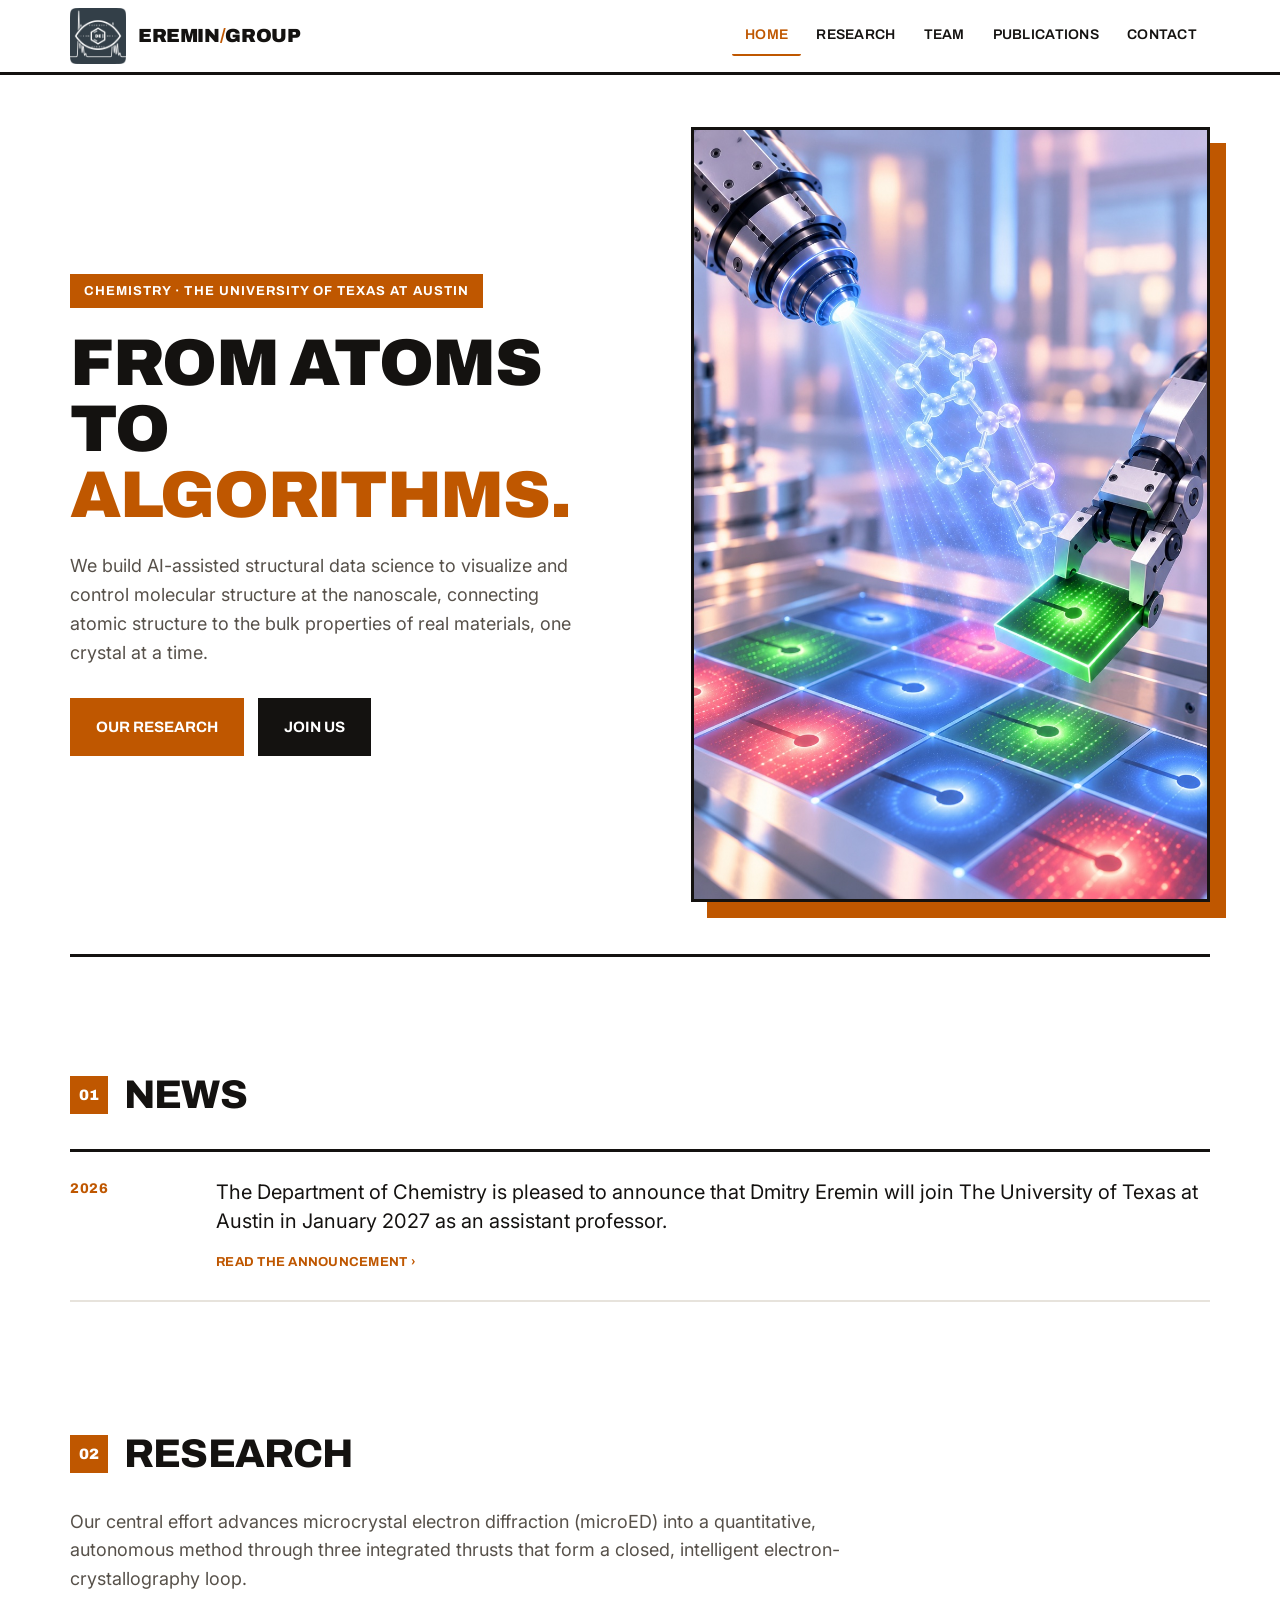
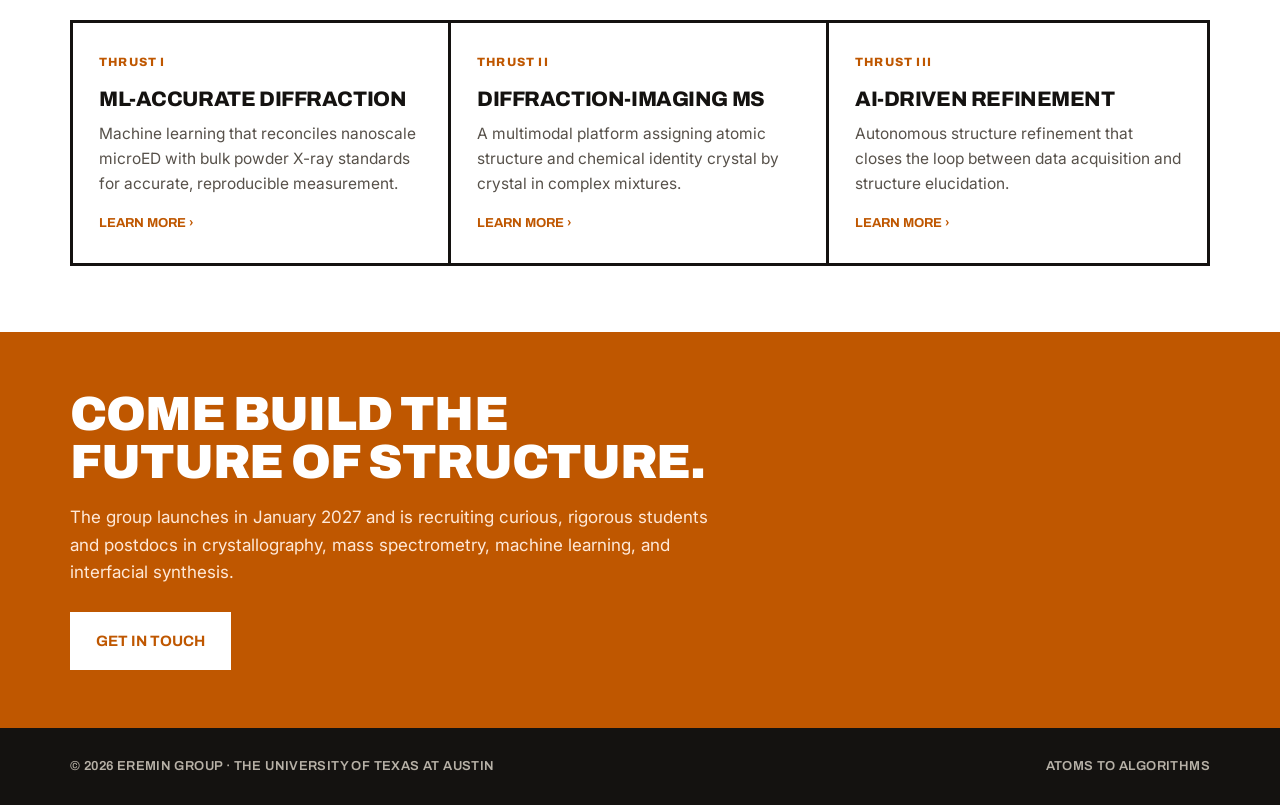
<file: index.html>
<!DOCTYPE html>
<html lang="en">
<head>
<meta charset="utf-8">
<meta name="viewport" content="width=device-width, initial-scale=1">
<meta name="robots" content="noindex, nofollow">
<title>Eremin Group · UT Austin</title>
<meta name="description" content="The Eremin Group at The University of Texas at Austin builds AI-assisted structural data science for autonomous electron crystallography.">
<link rel="icon" type="image/svg+xml" href="brand/mono-mini.svg">
<link rel="icon" type="image/x-icon" href="brand/favicon.ico">
<link rel="preconnect" href="https://fonts.googleapis.com">
<link rel="preconnect" href="https://fonts.gstatic.com" crossorigin>
<link href="https://fonts.googleapis.com/css2?family=Archivo:wght@500;600;700;800;900&family=Inter:wght@400;500;600&display=swap" rel="stylesheet">
<link rel="stylesheet" href="style.css?v=2">
</head>
<body>

<header><div class="wrap"><nav>
  <a class="brand" href="index.html"><img class="brandmark" src="brand/mono-charcoal-512.png?v=1" alt="" width="56" height="56"><span>Eremin<b>/</b>Group</span></a>
  <input type="checkbox" id="navtoggle" class="navtoggle" aria-label="Toggle menu">
  <label for="navtoggle" class="hamb"><span></span><span></span><span></span></label>
  <div class="navlinks">
    <a href="index.html" class="active">Home</a>
    <a href="research.html">Research</a>
    <a href="team.html">Team</a>
    <a href="publications.html">Publications</a>
    <a href="contact.html">Contact</a>
  </div>
</nav></div></header>

<div class="hero"><div class="wrap">
  <div class="hero-grid">
    <div class="hero-text">
      <span class="kick">Chemistry · The University of Texas at Austin</span>
      <h1>From atoms<br>to <span class="o">algorithms.</span></h1>
      <p class="lede">We build AI-assisted structural data science to visualize and control molecular
        structure at the nanoscale, connecting atomic structure to the bulk properties of real
        materials, one crystal at a time.</p>
      <div class="actions">
        <a class="btn o" href="research.html">Our Research</a>
        <a class="btn" href="contact.html">Join Us</a>
      </div>
    </div>
    <div class="hero-art">
      <img src="img/front-hero.jpg?v=2" alt="An electron beam probing a molecular structure while a robotic gripper sorts diffraction patterns on an automated grid" width="960" height="1440">
    </div>
  </div>
</div></div>

<section><div class="wrap">
  <div class="stripe"><span class="no">01</span><h2>News</h2></div>
  <ul class="newslist">
    <li class="newsitem">
      <span class="date">2026</span>
      <div>
        <p>The Department of Chemistry is pleased to announce that Dmitry Eremin will join The
          University of Texas at Austin in January 2027 as an assistant professor.</p>
        <a class="read" href="https://chemistry.utexas.edu/news/announcements/dmitry-eremin-joining-department">Read the announcement &rsaquo;</a>
      </div>
    </li>
  </ul>
</div></section>

<section><div class="wrap">
  <div class="stripe"><span class="no">02</span><h2>Research</h2></div>
  <p class="lead">Our central effort advances microcrystal electron diffraction (microED) into a
    quantitative, autonomous method through three integrated thrusts that form a closed, intelligent
    electron-crystallography loop.</p>
  <div class="grid3" style="margin-top:26px">
    <div class="cell"><div class="tag">Thrust I</div><h3>ML-accurate diffraction</h3>
      <p>Machine learning that reconciles nanoscale microED with bulk powder X-ray standards for
        accurate, reproducible measurement.</p>
      <a class="more" href="research.html">Learn more &rsaquo;</a></div>
    <div class="cell"><div class="tag">Thrust II</div><h3>Diffraction-Imaging MS</h3>
      <p>A multimodal platform assigning atomic structure and chemical identity crystal by crystal in
        complex mixtures.</p>
      <a class="more" href="research.html">Learn more &rsaquo;</a></div>
    <div class="cell"><div class="tag">Thrust III</div><h3>AI-driven refinement</h3>
      <p>Autonomous structure refinement that closes the loop between data acquisition and structure
        elucidation.</p>
      <a class="more" href="research.html">Learn more &rsaquo;</a></div>
  </div>
</div></section>

<div class="cta-block"><div class="wrap">
  <h2>Come build the<br>future of structure.</h2>
  <p>The group launches in January 2027 and is recruiting curious, rigorous students and postdocs in
    crystallography, mass spectrometry, machine learning, and interfacial synthesis.</p>
  <a class="btn" href="contact.html">Get in touch</a>
</div></div>

<footer><div class="wrap footer-inner">
  <span>© 2026 Eremin Group · The University of Texas at Austin</span>
  <span>Atoms to Algorithms</span>
</div></footer>

</body>
</html>
</file>
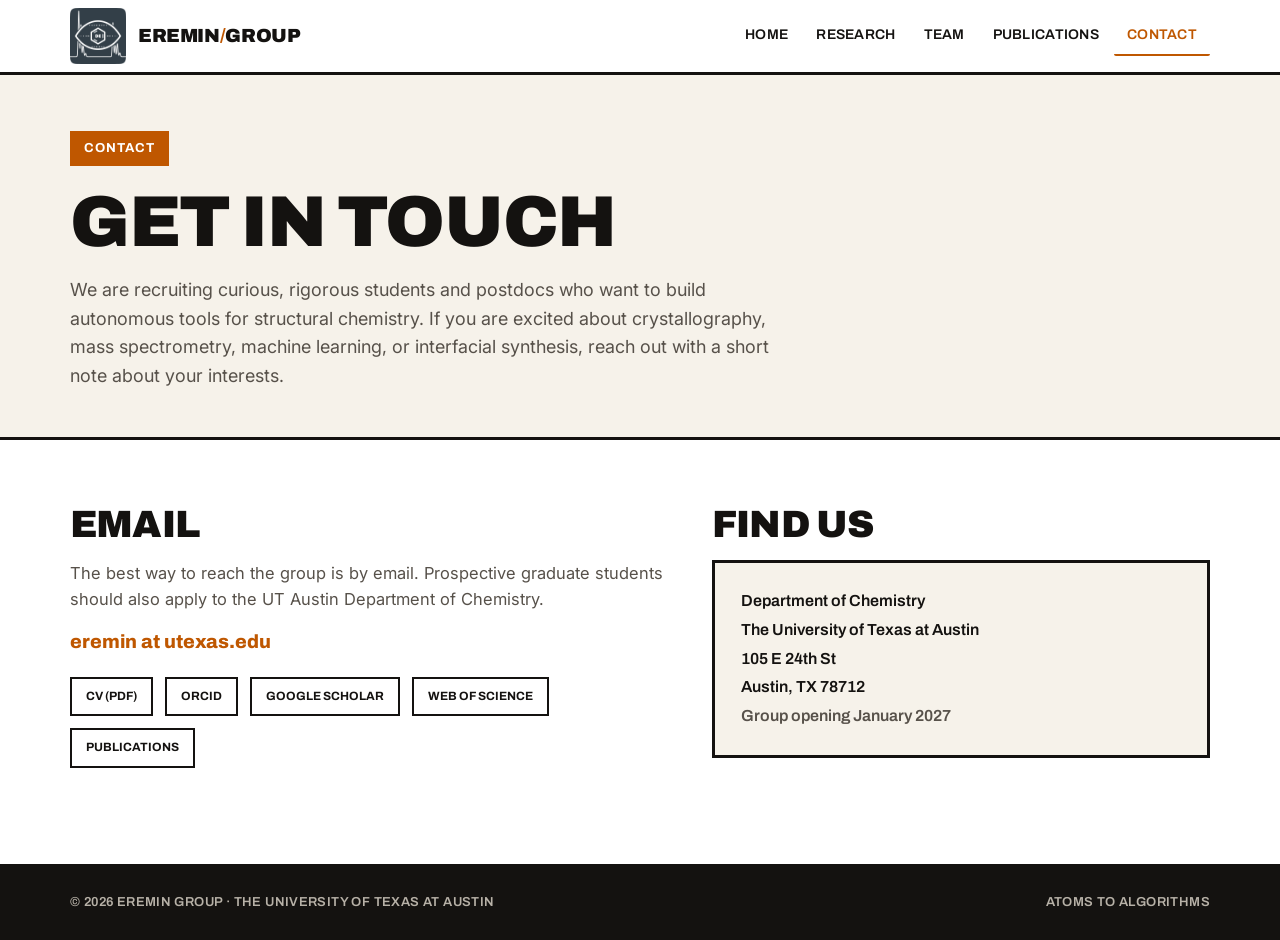
<file: contact.html>
<!DOCTYPE html>
<html lang="en">
<head>
<meta charset="utf-8">
<meta name="viewport" content="width=device-width, initial-scale=1">
<meta name="robots" content="noindex, nofollow">
<title>Contact · Eremin Group</title>
<link rel="icon" type="image/svg+xml" href="brand/mono-mini.svg">
<link rel="icon" type="image/x-icon" href="brand/favicon.ico">
<link rel="preconnect" href="https://fonts.googleapis.com">
<link rel="preconnect" href="https://fonts.gstatic.com" crossorigin>
<link href="https://fonts.googleapis.com/css2?family=Archivo:wght@500;600;700;800;900&family=Inter:wght@400;500;600&display=swap" rel="stylesheet">
<link rel="stylesheet" href="style.css?v=2">
</head>
<body>

<header><div class="wrap"><nav>
  <a class="brand" href="index.html"><img class="brandmark" src="brand/mono-charcoal-512.png?v=1" alt="" width="56" height="56"><span>Eremin<b>/</b>Group</span></a>
  <input type="checkbox" id="navtoggle" class="navtoggle" aria-label="Toggle menu">
  <label for="navtoggle" class="hamb"><span></span><span></span><span></span></label>
  <div class="navlinks">
    <a href="index.html">Home</a>
    <a href="research.html">Research</a>
    <a href="team.html">Team</a>
    <a href="publications.html">Publications</a>
    <a href="contact.html" class="active">Contact</a>
  </div>
</nav></div></header>

<div class="phero"><div class="wrap">
  <span class="kick">Contact</span>
  <h1>Get in touch</h1>
  <p>We are recruiting curious, rigorous students and postdocs who want to build autonomous tools for
    structural chemistry. If you are excited about crystallography, mass spectrometry, machine
    learning, or interfacial synthesis, reach out with a short note about your interests.</p>
</div></div>

<section><div class="wrap">
  <div class="contact">
    <div>
      <h2>Email</h2>
      <p>The best way to reach the group is by email. Prospective graduate students should also apply
        to the UT Austin Department of Chemistry.</p>
      <p><span class="email">eremin at utexas.edu</span></p>
      <div class="pi" style="border:0;padding:0;margin-top:20px;display:block">
        <div class="links">
          <a href="Eremin_CV.pdf?v=2" target="_blank" rel="noopener">CV (PDF)</a>
          <a href="https://orcid.org/0000-0003-2946-5293" target="_blank" rel="noopener">ORCID</a>
          <a href="https://scholar.google.com/citations?user=yPnz2RQAAAAJ&hl=en" target="_blank" rel="noopener">Google Scholar</a>
          <a href="https://www.webofscience.com/wos/author/record/R-3730-2016" target="_blank" rel="noopener">Web of Science</a>
          <a href="publications.html">Publications</a>
        </div>
      </div>
    </div>
    <div>
      <h2>Find us</h2>
      <div class="addr">
        Department of Chemistry<br>
        The University of Texas at Austin<br>
        105 E 24th St<br>
        Austin, TX 78712<br>
        <span class="c">Group opening January 2027</span>
      </div>
    </div>
  </div>
</div></section>

<footer><div class="wrap footer-inner">
  <span>© 2026 Eremin Group · The University of Texas at Austin</span>
  <span>Atoms to Algorithms</span>
</div></footer>

</body>
</html>
</file>
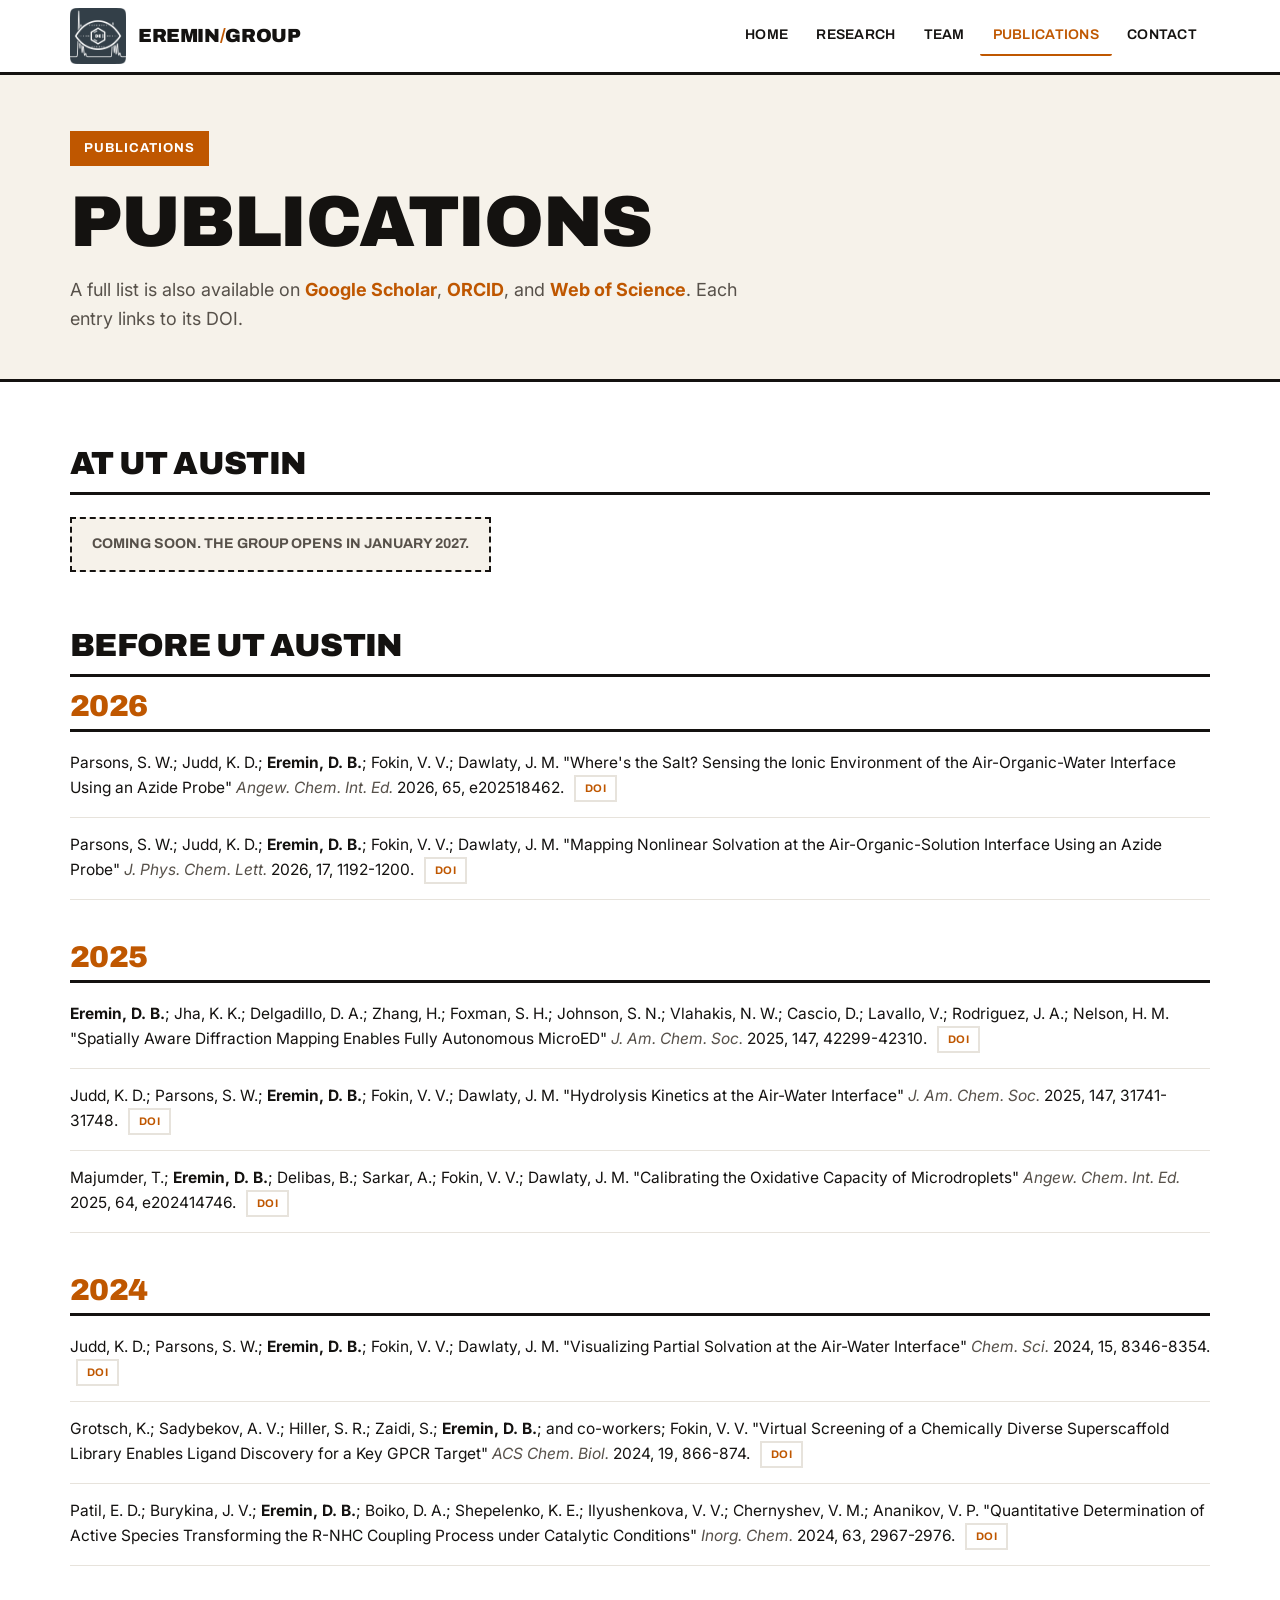
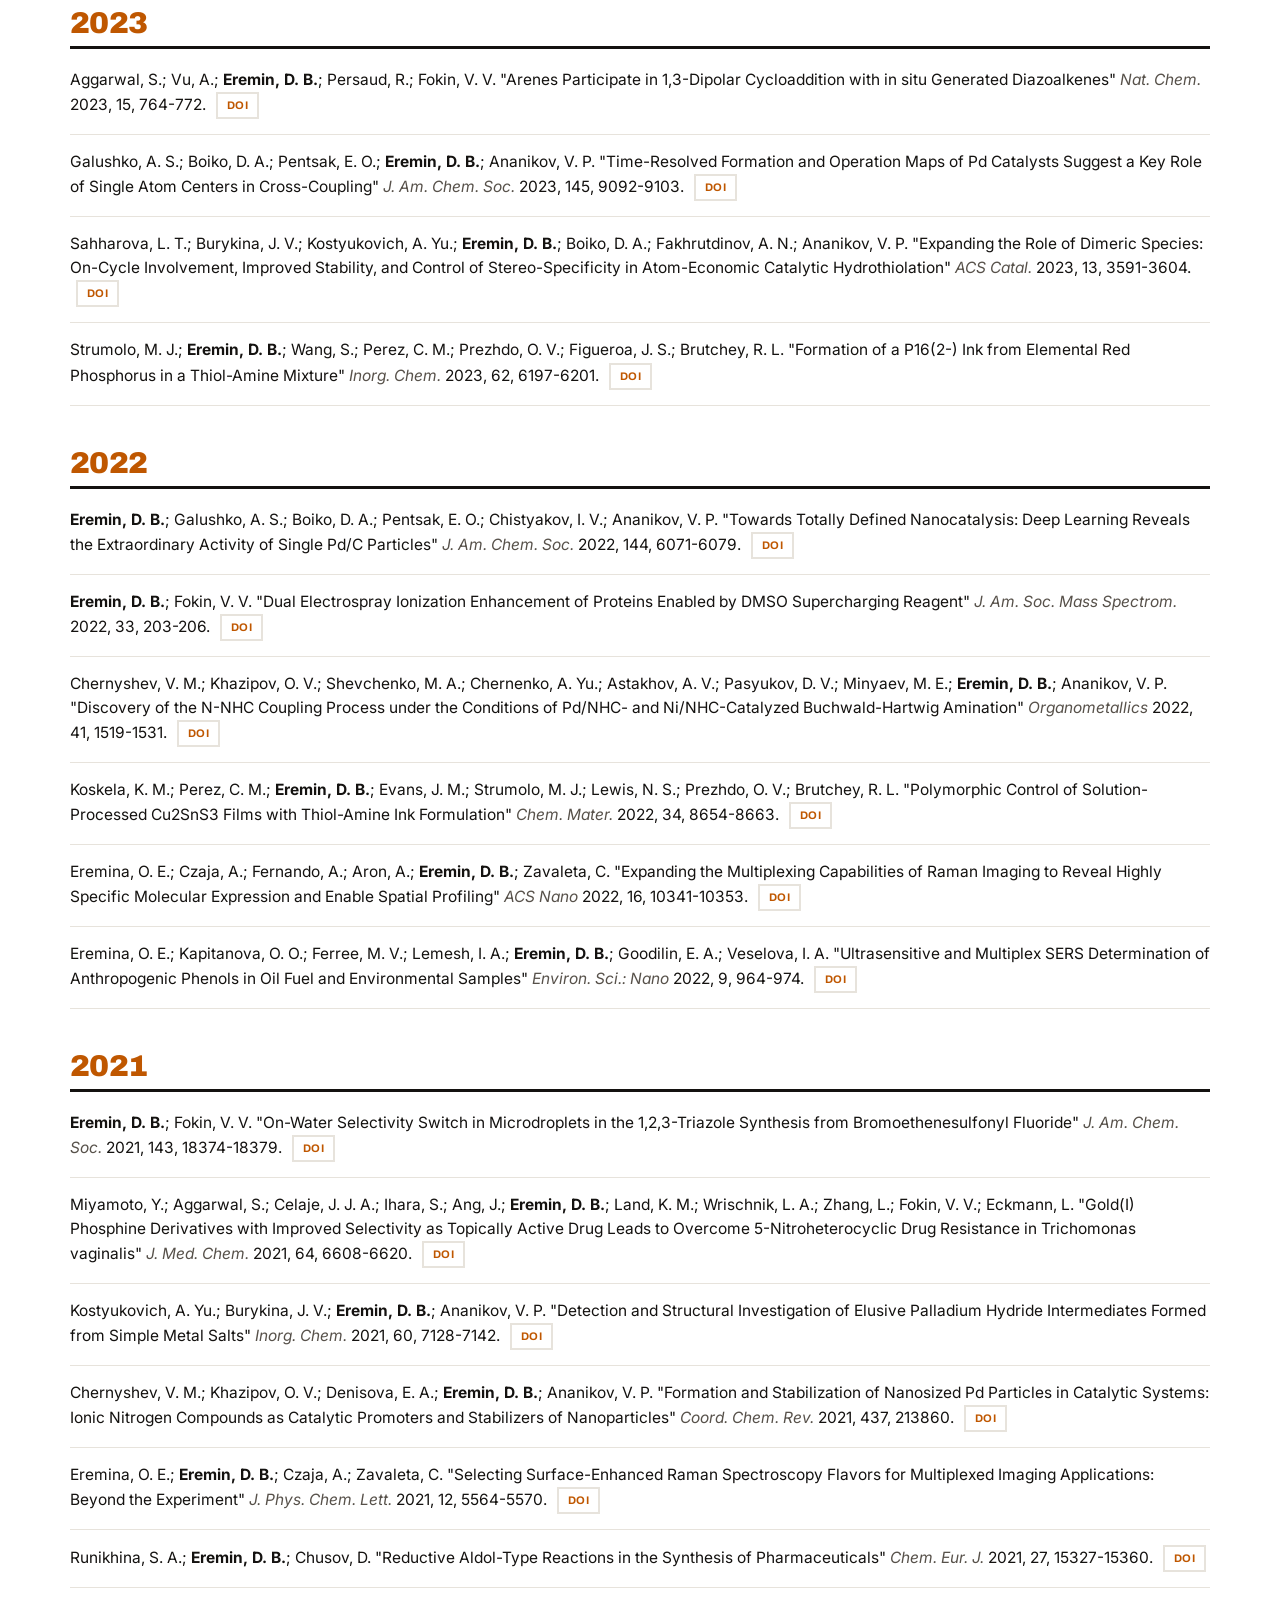
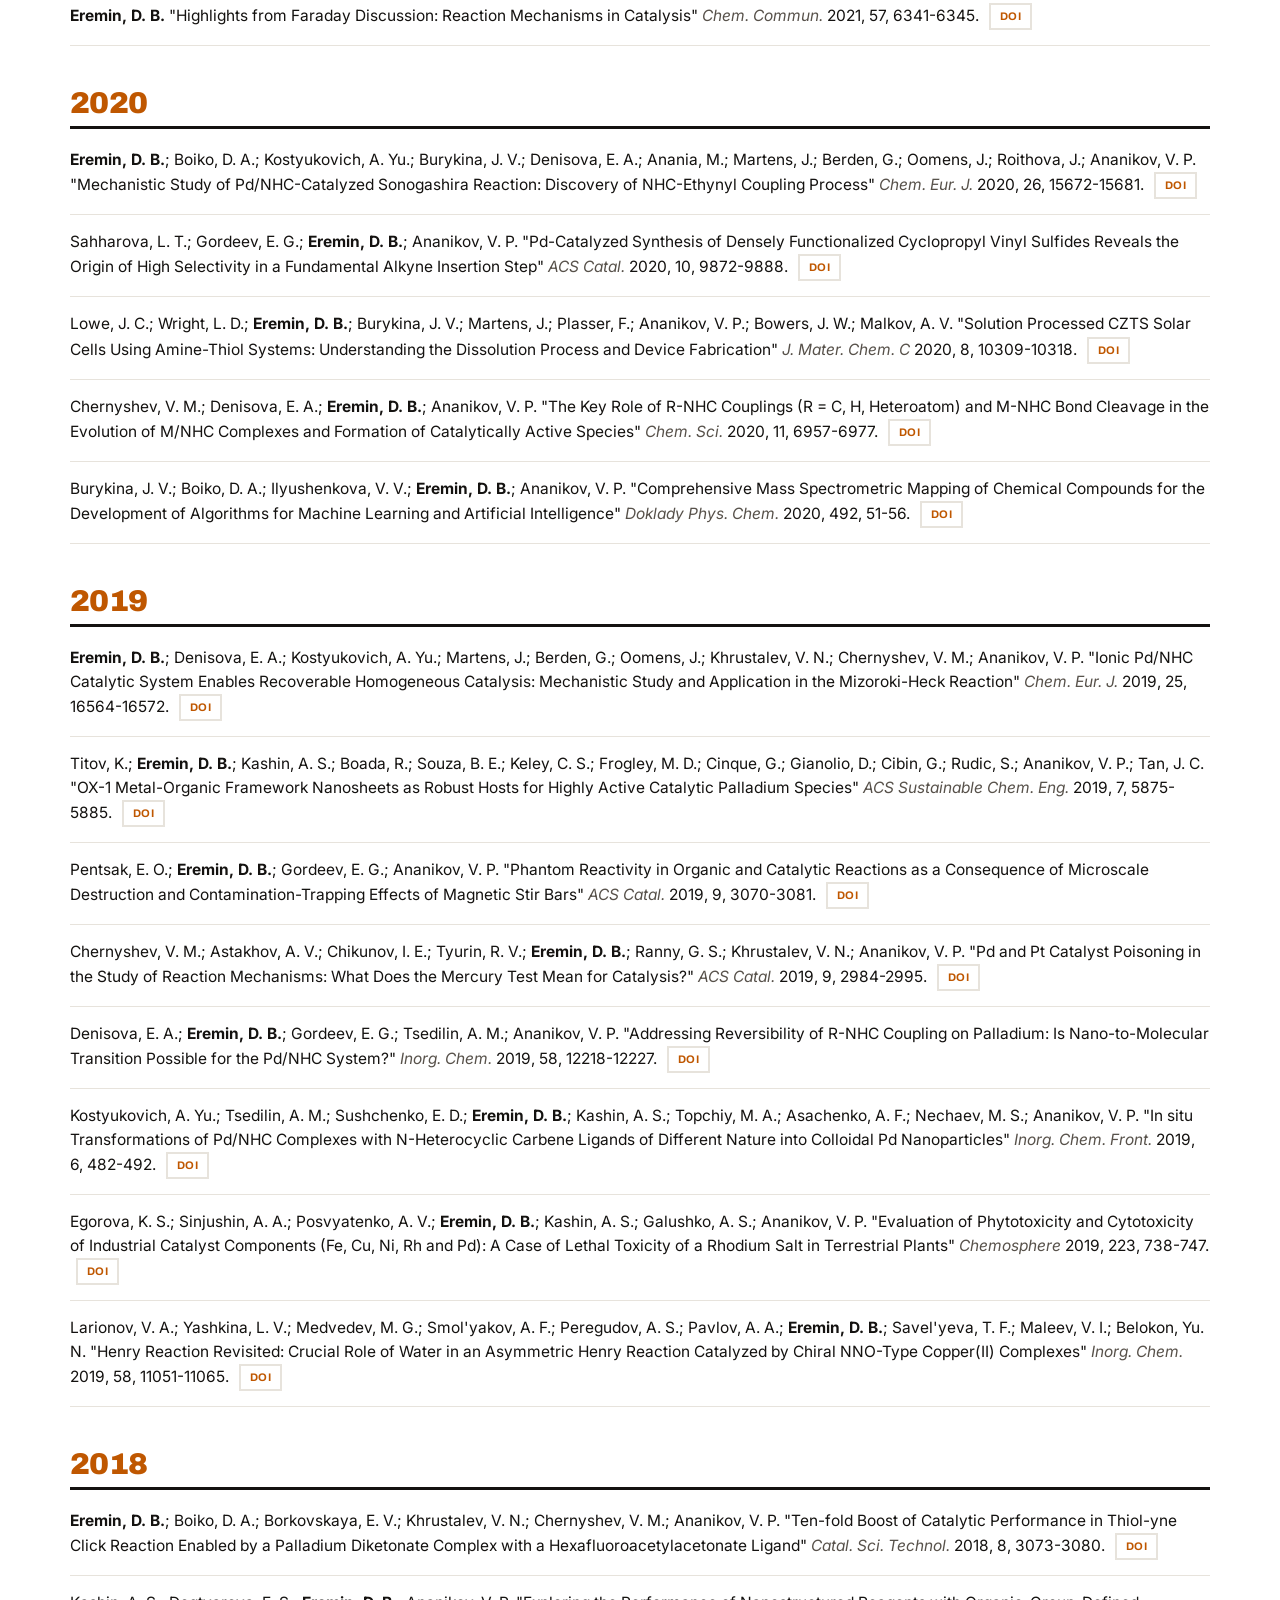
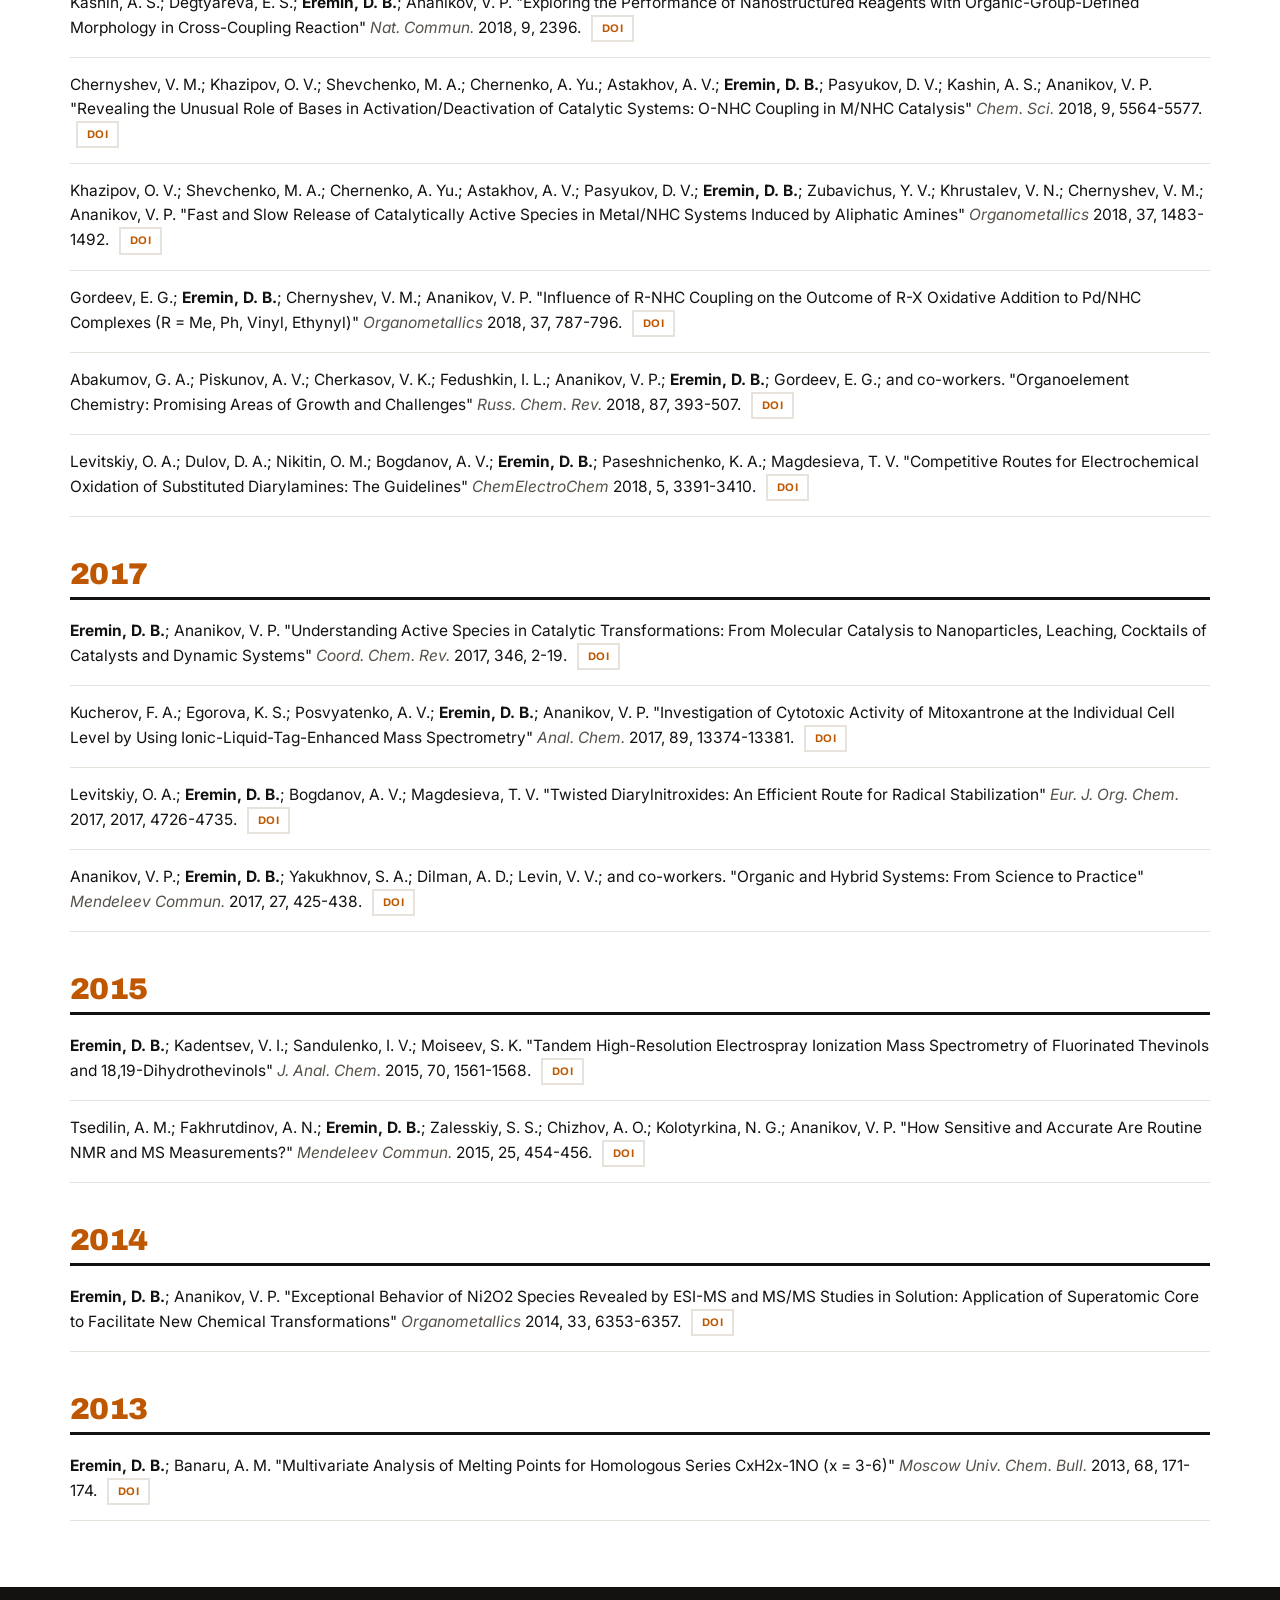
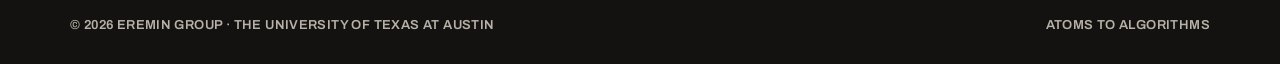
<file: publications.html>
<!DOCTYPE html>
<html lang="en">
<head>
<meta charset="utf-8">
<meta name="viewport" content="width=device-width, initial-scale=1">
<meta name="robots" content="noindex, nofollow">
<title>Publications · Eremin Group</title>
<link rel="icon" type="image/svg+xml" href="brand/mono-mini.svg">
<link rel="icon" type="image/x-icon" href="brand/favicon.ico">
<link rel="preconnect" href="https://fonts.googleapis.com">
<link rel="preconnect" href="https://fonts.gstatic.com" crossorigin>
<link href="https://fonts.googleapis.com/css2?family=Archivo:wght@500;600;700;800;900&family=Inter:wght@400;500;600&display=swap" rel="stylesheet">
<link rel="stylesheet" href="style.css?v=2">
</head>
<body>

<header><div class="wrap"><nav>
  <a class="brand" href="index.html"><img class="brandmark" src="brand/mono-charcoal-512.png?v=1" alt="" width="56" height="56"><span>Eremin<b>/</b>Group</span></a>
  <input type="checkbox" id="navtoggle" class="navtoggle" aria-label="Toggle menu">
  <label for="navtoggle" class="hamb"><span></span><span></span><span></span></label>
  <div class="navlinks">
    <a href="index.html">Home</a>
    <a href="research.html">Research</a>
    <a href="team.html">Team</a>
    <a href="publications.html" class="active">Publications</a>
    <a href="contact.html">Contact</a>
  </div>
</nav></div></header>

<div class="phero"><div class="wrap">
  <span class="kick">Publications</span>
  <h1>Publications</h1>
  <p>A full list is also available on
    <a href="https://scholar.google.com/citations?user=yPnz2RQAAAAJ&hl=en" target="_blank" rel="noopener" style="color:var(--orange);font-weight:700">Google Scholar</a>,
    <a href="https://orcid.org/0000-0003-2946-5293" target="_blank" rel="noopener" style="color:var(--orange);font-weight:700">ORCID</a>,
    and <a href="https://www.webofscience.com/wos/author/record/R-3730-2016" target="_blank" rel="noopener" style="color:var(--orange);font-weight:700">Web of Science</a>.
    Each entry links to its DOI.</p>
</div></div>

<section><div class="wrap">

  <div class="pubgroup">
    <h2>At UT Austin</h2>
    <p class="soon">Coming soon. The group opens in January 2027.</p>
  </div>

  <div class="pubgroup" style="margin-top:44px">
    <h2>Before UT Austin</h2>
  </div>

  <h2 class="yearhead">2026</h2>
  <ul class="publist">
    <li>Parsons, S. W.; Judd, K. D.; <b>Eremin, D. B.</b>; Fokin, V. V.; Dawlaty, J. M. "Where's the Salt? Sensing the Ionic Environment of the Air-Organic-Water Interface Using an Azide Probe" <i>Angew. Chem. Int. Ed.</i> 2026, 65, e202518462. <a class="doi" href="https://doi.org/10.1002/anie.202518462">DOI</a></li>
    <li>Parsons, S. W.; Judd, K. D.; <b>Eremin, D. B.</b>; Fokin, V. V.; Dawlaty, J. M. "Mapping Nonlinear Solvation at the Air-Organic-Solution Interface Using an Azide Probe" <i>J. Phys. Chem. Lett.</i> 2026, 17, 1192-1200. <a class="doi" href="https://doi.org/10.1021/acs.jpclett.5c03560">DOI</a></li>
  </ul>

  <h2 class="yearhead">2025</h2>
  <ul class="publist">
    <li><b>Eremin, D. B.</b>; Jha, K. K.; Delgadillo, D. A.; Zhang, H.; Foxman, S. H.; Johnson, S. N.; Vlahakis, N. W.; Cascio, D.; Lavallo, V.; Rodriguez, J. A.; Nelson, H. M. "Spatially Aware Diffraction Mapping Enables Fully Autonomous MicroED" <i>J. Am. Chem. Soc.</i> 2025, 147, 42299-42310. <a class="doi" href="https://doi.org/10.1021/jacs.5c10751">DOI</a></li>
    <li>Judd, K. D.; Parsons, S. W.; <b>Eremin, D. B.</b>; Fokin, V. V.; Dawlaty, J. M. "Hydrolysis Kinetics at the Air-Water Interface" <i>J. Am. Chem. Soc.</i> 2025, 147, 31741-31748. <a class="doi" href="https://doi.org/10.1021/jacs.5c08461">DOI</a></li>
    <li>Majumder, T.; <b>Eremin, D. B.</b>; Delibas, B.; Sarkar, A.; Fokin, V. V.; Dawlaty, J. M. "Calibrating the Oxidative Capacity of Microdroplets" <i>Angew. Chem. Int. Ed.</i> 2025, 64, e202414746. <a class="doi" href="https://doi.org/10.1002/anie.202414746">DOI</a></li>
  </ul>

  <h2 class="yearhead">2024</h2>
  <ul class="publist">
    <li>Judd, K. D.; Parsons, S. W.; <b>Eremin, D. B.</b>; Fokin, V. V.; Dawlaty, J. M. "Visualizing Partial Solvation at the Air-Water Interface" <i>Chem. Sci.</i> 2024, 15, 8346-8354. <a class="doi" href="https://doi.org/10.1039/d4sc01311e">DOI</a></li>
    <li>Grotsch, K.; Sadybekov, A. V.; Hiller, S. R.; Zaidi, S.; <b>Eremin, D. B.</b>; and co-workers; Fokin, V. V. "Virtual Screening of a Chemically Diverse Superscaffold Library Enables Ligand Discovery for a Key GPCR Target" <i>ACS Chem. Biol.</i> 2024, 19, 866-874. <a class="doi" href="https://doi.org/10.1021/acschembio.3c00602">DOI</a></li>
    <li>Patil, E. D.; Burykina, J. V.; <b>Eremin, D. B.</b>; Boiko, D. A.; Shepelenko, K. E.; Ilyushenkova, V. V.; Chernyshev, V. M.; Ananikov, V. P. "Quantitative Determination of Active Species Transforming the R-NHC Coupling Process under Catalytic Conditions" <i>Inorg. Chem.</i> 2024, 63, 2967-2976. <a class="doi" href="https://doi.org/10.1021/acs.inorgchem.3c03614">DOI</a></li>
  </ul>

  <h2 class="yearhead">2023</h2>
  <ul class="publist">
    <li>Aggarwal, S.; Vu, A.; <b>Eremin, D. B.</b>; Persaud, R.; Fokin, V. V. "Arenes Participate in 1,3-Dipolar Cycloaddition with in situ Generated Diazoalkenes" <i>Nat. Chem.</i> 2023, 15, 764-772. <a class="doi" href="https://doi.org/10.1038/s41557-023-01188-z">DOI</a></li>
    <li>Galushko, A. S.; Boiko, D. A.; Pentsak, E. O.; <b>Eremin, D. B.</b>; Ananikov, V. P. "Time-Resolved Formation and Operation Maps of Pd Catalysts Suggest a Key Role of Single Atom Centers in Cross-Coupling" <i>J. Am. Chem. Soc.</i> 2023, 145, 9092-9103. <a class="doi" href="https://doi.org/10.1021/jacs.3c00645">DOI</a></li>
    <li>Sahharova, L. T.; Burykina, J. V.; Kostyukovich, A. Yu.; <b>Eremin, D. B.</b>; Boiko, D. A.; Fakhrutdinov, A. N.; Ananikov, V. P. "Expanding the Role of Dimeric Species: On-Cycle Involvement, Improved Stability, and Control of Stereo-Specificity in Atom-Economic Catalytic Hydrothiolation" <i>ACS Catal.</i> 2023, 13, 3591-3604. <a class="doi" href="https://doi.org/10.1021/acscatal.2c06406">DOI</a></li>
    <li>Strumolo, M. J.; <b>Eremin, D. B.</b>; Wang, S.; Perez, C. M.; Prezhdo, O. V.; Figueroa, J. S.; Brutchey, R. L. "Formation of a P16(2-) Ink from Elemental Red Phosphorus in a Thiol-Amine Mixture" <i>Inorg. Chem.</i> 2023, 62, 6197-6201. <a class="doi" href="https://doi.org/10.1021/acs.inorgchem.3c00370">DOI</a></li>
  </ul>

  <h2 class="yearhead">2022</h2>
  <ul class="publist">
    <li><b>Eremin, D. B.</b>; Galushko, A. S.; Boiko, D. A.; Pentsak, E. O.; Chistyakov, I. V.; Ananikov, V. P. "Towards Totally Defined Nanocatalysis: Deep Learning Reveals the Extraordinary Activity of Single Pd/C Particles" <i>J. Am. Chem. Soc.</i> 2022, 144, 6071-6079. <a class="doi" href="https://doi.org/10.1021/jacs.2c01283">DOI</a></li>
    <li><b>Eremin, D. B.</b>; Fokin, V. V. "Dual Electrospray Ionization Enhancement of Proteins Enabled by DMSO Supercharging Reagent" <i>J. Am. Soc. Mass Spectrom.</i> 2022, 33, 203-206. <a class="doi" href="https://doi.org/10.1021/jasms.1c00280">DOI</a></li>
    <li>Chernyshev, V. M.; Khazipov, O. V.; Shevchenko, M. A.; Chernenko, A. Yu.; Astakhov, A. V.; Pasyukov, D. V.; Minyaev, M. E.; <b>Eremin, D. B.</b>; Ananikov, V. P. "Discovery of the N-NHC Coupling Process under the Conditions of Pd/NHC- and Ni/NHC-Catalyzed Buchwald-Hartwig Amination" <i>Organometallics</i> 2022, 41, 1519-1531. <a class="doi" href="https://doi.org/10.1021/acs.organomet.2c00166">DOI</a></li>
    <li>Koskela, K. M.; Perez, C. M.; <b>Eremin, D. B.</b>; Evans, J. M.; Strumolo, M. J.; Lewis, N. S.; Prezhdo, O. V.; Brutchey, R. L. "Polymorphic Control of Solution-Processed Cu2SnS3 Films with Thiol-Amine Ink Formulation" <i>Chem. Mater.</i> 2022, 34, 8654-8663. <a class="doi" href="https://doi.org/10.1021/acs.chemmater.2c01612">DOI</a></li>
    <li>Eremina, O. E.; Czaja, A.; Fernando, A.; Aron, A.; <b>Eremin, D. B.</b>; Zavaleta, C. "Expanding the Multiplexing Capabilities of Raman Imaging to Reveal Highly Specific Molecular Expression and Enable Spatial Profiling" <i>ACS Nano</i> 2022, 16, 10341-10353. <a class="doi" href="https://doi.org/10.1021/acsnano.2c00353">DOI</a></li>
    <li>Eremina, O. E.; Kapitanova, O. O.; Ferree, M. V.; Lemesh, I. A.; <b>Eremin, D. B.</b>; Goodilin, E. A.; Veselova, I. A. "Ultrasensitive and Multiplex SERS Determination of Anthropogenic Phenols in Oil Fuel and Environmental Samples" <i>Environ. Sci.: Nano</i> 2022, 9, 964-974. <a class="doi" href="https://doi.org/10.1039/d1en01017d">DOI</a></li>
  </ul>

  <h2 class="yearhead">2021</h2>
  <ul class="publist">
    <li><b>Eremin, D. B.</b>; Fokin, V. V. "On-Water Selectivity Switch in Microdroplets in the 1,2,3-Triazole Synthesis from Bromoethenesulfonyl Fluoride" <i>J. Am. Chem. Soc.</i> 2021, 143, 18374-18379. <a class="doi" href="https://doi.org/10.1021/jacs.1c08879">DOI</a></li>
    <li>Miyamoto, Y.; Aggarwal, S.; Celaje, J. J. A.; Ihara, S.; Ang, J.; <b>Eremin, D. B.</b>; Land, K. M.; Wrischnik, L. A.; Zhang, L.; Fokin, V. V.; Eckmann, L. "Gold(I) Phosphine Derivatives with Improved Selectivity as Topically Active Drug Leads to Overcome 5-Nitroheterocyclic Drug Resistance in Trichomonas vaginalis" <i>J. Med. Chem.</i> 2021, 64, 6608-6620. <a class="doi" href="https://doi.org/10.1021/acs.jmedchem.0c01926">DOI</a></li>
    <li>Kostyukovich, A. Yu.; Burykina, J. V.; <b>Eremin, D. B.</b>; Ananikov, V. P. "Detection and Structural Investigation of Elusive Palladium Hydride Intermediates Formed from Simple Metal Salts" <i>Inorg. Chem.</i> 2021, 60, 7128-7142. <a class="doi" href="https://doi.org/10.1021/acs.inorgchem.1c00173">DOI</a></li>
    <li>Chernyshev, V. M.; Khazipov, O. V.; Denisova, E. A.; <b>Eremin, D. B.</b>; Ananikov, V. P. "Formation and Stabilization of Nanosized Pd Particles in Catalytic Systems: Ionic Nitrogen Compounds as Catalytic Promoters and Stabilizers of Nanoparticles" <i>Coord. Chem. Rev.</i> 2021, 437, 213860. <a class="doi" href="https://doi.org/10.1016/j.ccr.2021.213860">DOI</a></li>
    <li>Eremina, O. E.; <b>Eremin, D. B.</b>; Czaja, A.; Zavaleta, C. "Selecting Surface-Enhanced Raman Spectroscopy Flavors for Multiplexed Imaging Applications: Beyond the Experiment" <i>J. Phys. Chem. Lett.</i> 2021, 12, 5564-5570. <a class="doi" href="https://doi.org/10.1021/acs.jpclett.1c01504">DOI</a></li>
    <li>Runikhina, S. A.; <b>Eremin, D. B.</b>; Chusov, D. "Reductive Aldol-Type Reactions in the Synthesis of Pharmaceuticals" <i>Chem. Eur. J.</i> 2021, 27, 15327-15360. <a class="doi" href="https://doi.org/10.1002/chem.202101768">DOI</a></li>
    <li><b>Eremin, D. B.</b> "Highlights from Faraday Discussion: Reaction Mechanisms in Catalysis" <i>Chem. Commun.</i> 2021, 57, 6341-6345. <a class="doi" href="https://doi.org/10.1039/d1cc90180j">DOI</a></li>
  </ul>

  <h2 class="yearhead">2020</h2>
  <ul class="publist">
    <li><b>Eremin, D. B.</b>; Boiko, D. A.; Kostyukovich, A. Yu.; Burykina, J. V.; Denisova, E. A.; Anania, M.; Martens, J.; Berden, G.; Oomens, J.; Roithova, J.; Ananikov, V. P. "Mechanistic Study of Pd/NHC-Catalyzed Sonogashira Reaction: Discovery of NHC-Ethynyl Coupling Process" <i>Chem. Eur. J.</i> 2020, 26, 15672-15681. <a class="doi" href="https://doi.org/10.1002/chem.202003533">DOI</a></li>
    <li>Sahharova, L. T.; Gordeev, E. G.; <b>Eremin, D. B.</b>; Ananikov, V. P. "Pd-Catalyzed Synthesis of Densely Functionalized Cyclopropyl Vinyl Sulfides Reveals the Origin of High Selectivity in a Fundamental Alkyne Insertion Step" <i>ACS Catal.</i> 2020, 10, 9872-9888. <a class="doi" href="https://doi.org/10.1021/acscatal.0c02053">DOI</a></li>
    <li>Lowe, J. C.; Wright, L. D.; <b>Eremin, D. B.</b>; Burykina, J. V.; Martens, J.; Plasser, F.; Ananikov, V. P.; Bowers, J. W.; Malkov, A. V. "Solution Processed CZTS Solar Cells Using Amine-Thiol Systems: Understanding the Dissolution Process and Device Fabrication" <i>J. Mater. Chem. C</i> 2020, 8, 10309-10318. <a class="doi" href="https://doi.org/10.1039/d0tc00955e">DOI</a></li>
    <li>Chernyshev, V. M.; Denisova, E. A.; <b>Eremin, D. B.</b>; Ananikov, V. P. "The Key Role of R-NHC Couplings (R = C, H, Heteroatom) and M-NHC Bond Cleavage in the Evolution of M/NHC Complexes and Formation of Catalytically Active Species" <i>Chem. Sci.</i> 2020, 11, 6957-6977. <a class="doi" href="https://doi.org/10.1039/d0sc02629h">DOI</a></li>
    <li>Burykina, J. V.; Boiko, D. A.; Ilyushenkova, V. V.; <b>Eremin, D. B.</b>; Ananikov, V. P. "Comprehensive Mass Spectrometric Mapping of Chemical Compounds for the Development of Algorithms for Machine Learning and Artificial Intelligence" <i>Doklady Phys. Chem.</i> 2020, 492, 51-56. <a class="doi" href="https://doi.org/10.1134/s0012501620050024">DOI</a></li>
  </ul>

  <h2 class="yearhead">2019</h2>
  <ul class="publist">
    <li><b>Eremin, D. B.</b>; Denisova, E. A.; Kostyukovich, A. Yu.; Martens, J.; Berden, G.; Oomens, J.; Khrustalev, V. N.; Chernyshev, V. M.; Ananikov, V. P. "Ionic Pd/NHC Catalytic System Enables Recoverable Homogeneous Catalysis: Mechanistic Study and Application in the Mizoroki-Heck Reaction" <i>Chem. Eur. J.</i> 2019, 25, 16564-16572. <a class="doi" href="https://doi.org/10.1002/chem.201904825">DOI</a></li>
    <li>Titov, K.; <b>Eremin, D. B.</b>; Kashin, A. S.; Boada, R.; Souza, B. E.; Keley, C. S.; Frogley, M. D.; Cinque, G.; Gianolio, D.; Cibin, G.; Rudic, S.; Ananikov, V. P.; Tan, J. C. "OX-1 Metal-Organic Framework Nanosheets as Robust Hosts for Highly Active Catalytic Palladium Species" <i>ACS Sustainable Chem. Eng.</i> 2019, 7, 5875-5885. <a class="doi" href="https://doi.org/10.1021/acssuschemeng.8b05843">DOI</a></li>
    <li>Pentsak, E. O.; <b>Eremin, D. B.</b>; Gordeev, E. G.; Ananikov, V. P. "Phantom Reactivity in Organic and Catalytic Reactions as a Consequence of Microscale Destruction and Contamination-Trapping Effects of Magnetic Stir Bars" <i>ACS Catal.</i> 2019, 9, 3070-3081. <a class="doi" href="https://doi.org/10.1021/acscatal.9b00294">DOI</a></li>
    <li>Chernyshev, V. M.; Astakhov, A. V.; Chikunov, I. E.; Tyurin, R. V.; <b>Eremin, D. B.</b>; Ranny, G. S.; Khrustalev, V. N.; Ananikov, V. P. "Pd and Pt Catalyst Poisoning in the Study of Reaction Mechanisms: What Does the Mercury Test Mean for Catalysis?" <i>ACS Catal.</i> 2019, 9, 2984-2995. <a class="doi" href="https://doi.org/10.1021/acscatal.8b03683">DOI</a></li>
    <li>Denisova, E. A.; <b>Eremin, D. B.</b>; Gordeev, E. G.; Tsedilin, A. M.; Ananikov, V. P. "Addressing Reversibility of R-NHC Coupling on Palladium: Is Nano-to-Molecular Transition Possible for the Pd/NHC System?" <i>Inorg. Chem.</i> 2019, 58, 12218-12227. <a class="doi" href="https://doi.org/10.1021/acs.inorgchem.9b01630">DOI</a></li>
    <li>Kostyukovich, A. Yu.; Tsedilin, A. M.; Sushchenko, E. D.; <b>Eremin, D. B.</b>; Kashin, A. S.; Topchiy, M. A.; Asachenko, A. F.; Nechaev, M. S.; Ananikov, V. P. "In situ Transformations of Pd/NHC Complexes with N-Heterocyclic Carbene Ligands of Different Nature into Colloidal Pd Nanoparticles" <i>Inorg. Chem. Front.</i> 2019, 6, 482-492. <a class="doi" href="https://doi.org/10.1039/c8qi01095a">DOI</a></li>
    <li>Egorova, K. S.; Sinjushin, A. A.; Posvyatenko, A. V.; <b>Eremin, D. B.</b>; Kashin, A. S.; Galushko, A. S.; Ananikov, V. P. "Evaluation of Phytotoxicity and Cytotoxicity of Industrial Catalyst Components (Fe, Cu, Ni, Rh and Pd): A Case of Lethal Toxicity of a Rhodium Salt in Terrestrial Plants" <i>Chemosphere</i> 2019, 223, 738-747. <a class="doi" href="https://doi.org/10.1016/j.chemosphere.2019.02.043">DOI</a></li>
    <li>Larionov, V. A.; Yashkina, L. V.; Medvedev, M. G.; Smol'yakov, A. F.; Peregudov, A. S.; Pavlov, A. A.; <b>Eremin, D. B.</b>; Savel'yeva, T. F.; Maleev, V. I.; Belokon, Yu. N. "Henry Reaction Revisited: Crucial Role of Water in an Asymmetric Henry Reaction Catalyzed by Chiral NNO-Type Copper(II) Complexes" <i>Inorg. Chem.</i> 2019, 58, 11051-11065. <a class="doi" href="https://doi.org/10.1021/acs.inorgchem.9b01574">DOI</a></li>
  </ul>

  <h2 class="yearhead">2018</h2>
  <ul class="publist">
    <li><b>Eremin, D. B.</b>; Boiko, D. A.; Borkovskaya, E. V.; Khrustalev, V. N.; Chernyshev, V. M.; Ananikov, V. P. "Ten-fold Boost of Catalytic Performance in Thiol-yne Click Reaction Enabled by a Palladium Diketonate Complex with a Hexafluoroacetylacetonate Ligand" <i>Catal. Sci. Technol.</i> 2018, 8, 3073-3080. <a class="doi" href="https://doi.org/10.1039/c8cy00173a">DOI</a></li>
    <li>Kashin, A. S.; Degtyareva, E. S.; <b>Eremin, D. B.</b>; Ananikov, V. P. "Exploring the Performance of Nanostructured Reagents with Organic-Group-Defined Morphology in Cross-Coupling Reaction" <i>Nat. Commun.</i> 2018, 9, 2396. <a class="doi" href="https://doi.org/10.1038/s41467-018-05350-x">DOI</a></li>
    <li>Chernyshev, V. M.; Khazipov, O. V.; Shevchenko, M. A.; Chernenko, A. Yu.; Astakhov, A. V.; <b>Eremin, D. B.</b>; Pasyukov, D. V.; Kashin, A. S.; Ananikov, V. P. "Revealing the Unusual Role of Bases in Activation/Deactivation of Catalytic Systems: O-NHC Coupling in M/NHC Catalysis" <i>Chem. Sci.</i> 2018, 9, 5564-5577. <a class="doi" href="https://doi.org/10.1039/c8sc01353e">DOI</a></li>
    <li>Khazipov, O. V.; Shevchenko, M. A.; Chernenko, A. Yu.; Astakhov, A. V.; Pasyukov, D. V.; <b>Eremin, D. B.</b>; Zubavichus, Y. V.; Khrustalev, V. N.; Chernyshev, V. M.; Ananikov, V. P. "Fast and Slow Release of Catalytically Active Species in Metal/NHC Systems Induced by Aliphatic Amines" <i>Organometallics</i> 2018, 37, 1483-1492. <a class="doi" href="https://doi.org/10.1021/acs.organomet.8b00124">DOI</a></li>
    <li>Gordeev, E. G.; <b>Eremin, D. B.</b>; Chernyshev, V. M.; Ananikov, V. P. "Influence of R-NHC Coupling on the Outcome of R-X Oxidative Addition to Pd/NHC Complexes (R = Me, Ph, Vinyl, Ethynyl)" <i>Organometallics</i> 2018, 37, 787-796. <a class="doi" href="https://doi.org/10.1021/acs.organomet.7b00669">DOI</a></li>
    <li>Abakumov, G. A.; Piskunov, A. V.; Cherkasov, V. K.; Fedushkin, I. L.; Ananikov, V. P.; <b>Eremin, D. B.</b>; Gordeev, E. G.; and co-workers. "Organoelement Chemistry: Promising Areas of Growth and Challenges" <i>Russ. Chem. Rev.</i> 2018, 87, 393-507. <a class="doi" href="https://doi.org/10.1070/rcr4795">DOI</a></li>
    <li>Levitskiy, O. A.; Dulov, D. A.; Nikitin, O. M.; Bogdanov, A. V.; <b>Eremin, D. B.</b>; Paseshnichenko, K. A.; Magdesieva, T. V. "Competitive Routes for Electrochemical Oxidation of Substituted Diarylamines: The Guidelines" <i>ChemElectroChem</i> 2018, 5, 3391-3410. <a class="doi" href="https://doi.org/10.1002/celc.201801177">DOI</a></li>
  </ul>

  <h2 class="yearhead">2017</h2>
  <ul class="publist">
    <li><b>Eremin, D. B.</b>; Ananikov, V. P. "Understanding Active Species in Catalytic Transformations: From Molecular Catalysis to Nanoparticles, Leaching, Cocktails of Catalysts and Dynamic Systems" <i>Coord. Chem. Rev.</i> 2017, 346, 2-19. <a class="doi" href="https://doi.org/10.1016/j.ccr.2016.12.021">DOI</a></li>
    <li>Kucherov, F. A.; Egorova, K. S.; Posvyatenko, A. V.; <b>Eremin, D. B.</b>; Ananikov, V. P. "Investigation of Cytotoxic Activity of Mitoxantrone at the Individual Cell Level by Using Ionic-Liquid-Tag-Enhanced Mass Spectrometry" <i>Anal. Chem.</i> 2017, 89, 13374-13381. <a class="doi" href="https://doi.org/10.1021/acs.analchem.7b03568">DOI</a></li>
    <li>Levitskiy, O. A.; <b>Eremin, D. B.</b>; Bogdanov, A. V.; Magdesieva, T. V. "Twisted Diarylnitroxides: An Efficient Route for Radical Stabilization" <i>Eur. J. Org. Chem.</i> 2017, 2017, 4726-4735. <a class="doi" href="https://doi.org/10.1002/ejoc.201700947">DOI</a></li>
    <li>Ananikov, V. P.; <b>Eremin, D. B.</b>; Yakukhnov, S. A.; Dilman, A. D.; Levin, V. V.; and co-workers. "Organic and Hybrid Systems: From Science to Practice" <i>Mendeleev Commun.</i> 2017, 27, 425-438. <a class="doi" href="https://doi.org/10.1016/j.mencom.2017.09.001">DOI</a></li>
  </ul>

  <h2 class="yearhead">2015</h2>
  <ul class="publist">
    <li><b>Eremin, D. B.</b>; Kadentsev, V. I.; Sandulenko, I. V.; Moiseev, S. K. "Tandem High-Resolution Electrospray Ionization Mass Spectrometry of Fluorinated Thevinols and 18,19-Dihydrothevinols" <i>J. Anal. Chem.</i> 2015, 70, 1561-1568. <a class="doi" href="https://doi.org/10.1134/s1061934815130031">DOI</a></li>
    <li>Tsedilin, A. M.; Fakhrutdinov, A. N.; <b>Eremin, D. B.</b>; Zalesskiy, S. S.; Chizhov, A. O.; Kolotyrkina, N. G.; Ananikov, V. P. "How Sensitive and Accurate Are Routine NMR and MS Measurements?" <i>Mendeleev Commun.</i> 2015, 25, 454-456. <a class="doi" href="https://doi.org/10.1016/j.mencom.2015.11.019">DOI</a></li>
  </ul>

  <h2 class="yearhead">2014</h2>
  <ul class="publist">
    <li><b>Eremin, D. B.</b>; Ananikov, V. P. "Exceptional Behavior of Ni2O2 Species Revealed by ESI-MS and MS/MS Studies in Solution: Application of Superatomic Core to Facilitate New Chemical Transformations" <i>Organometallics</i> 2014, 33, 6353-6357. <a class="doi" href="https://doi.org/10.1021/om500637k">DOI</a></li>
  </ul>

  <h2 class="yearhead">2013</h2>
  <ul class="publist">
    <li><b>Eremin, D. B.</b>; Banaru, A. M. "Multivariate Analysis of Melting Points for Homologous Series CxH2x-1NO (x = 3-6)" <i>Moscow Univ. Chem. Bull.</i> 2013, 68, 171-174. <a class="doi" href="https://doi.org/10.3103/s0027131413040044">DOI</a></li>
  </ul>

</div></section>

<footer><div class="wrap footer-inner">
  <span>© 2026 Eremin Group · The University of Texas at Austin</span>
  <span>Atoms to Algorithms</span>
</div></footer>

</body>
</html>
</file>
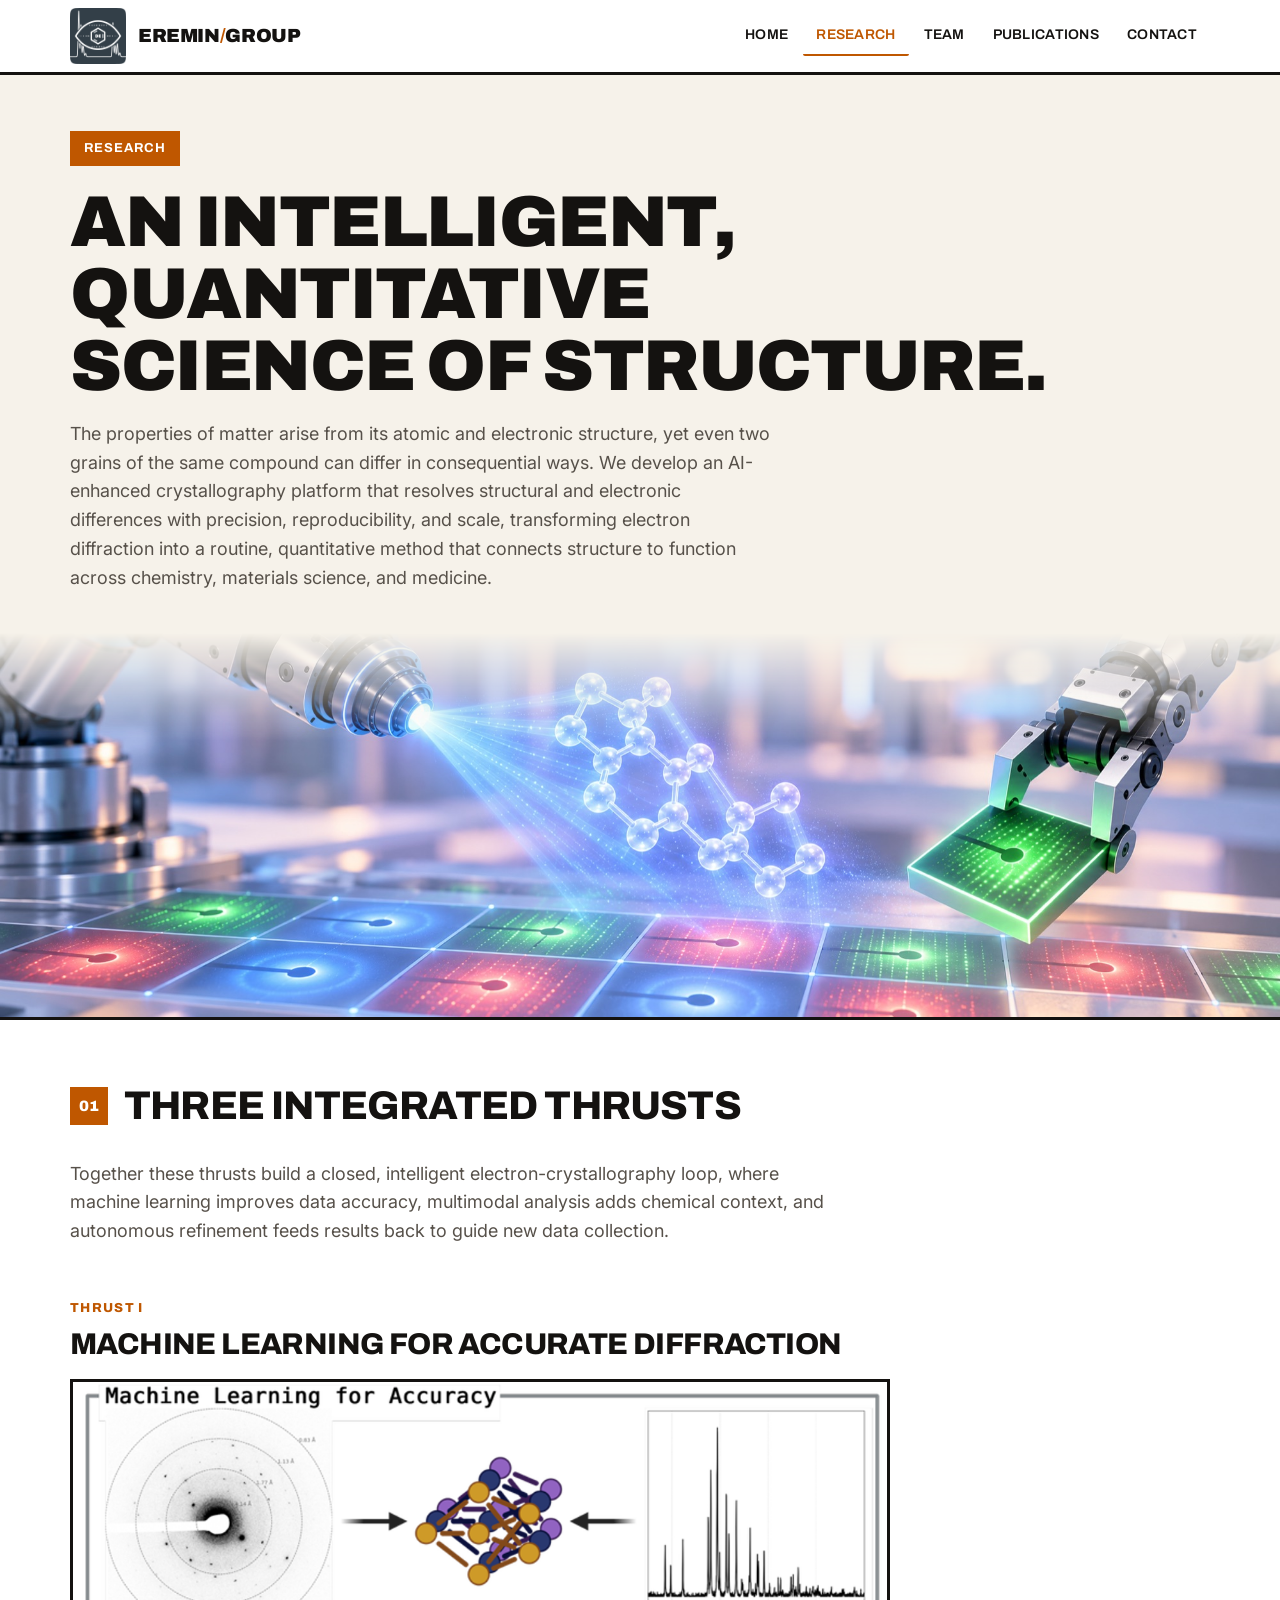
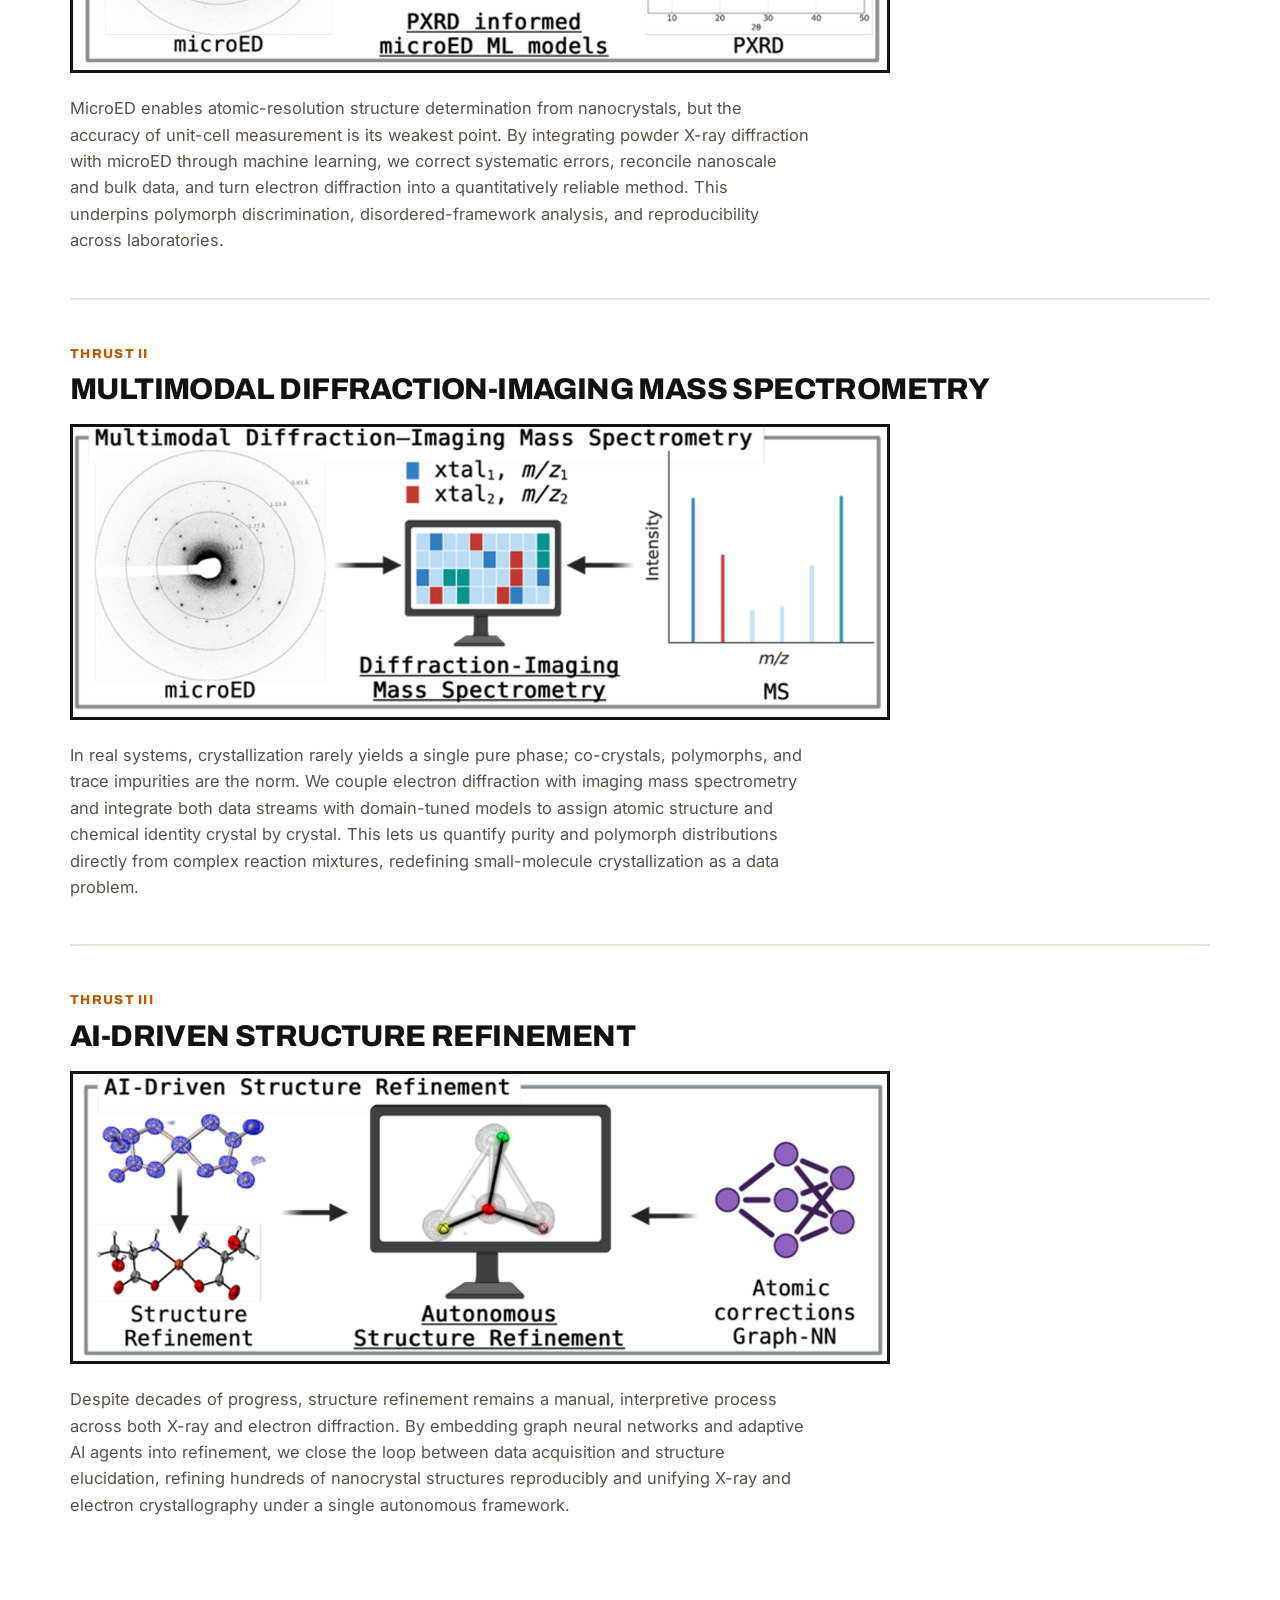
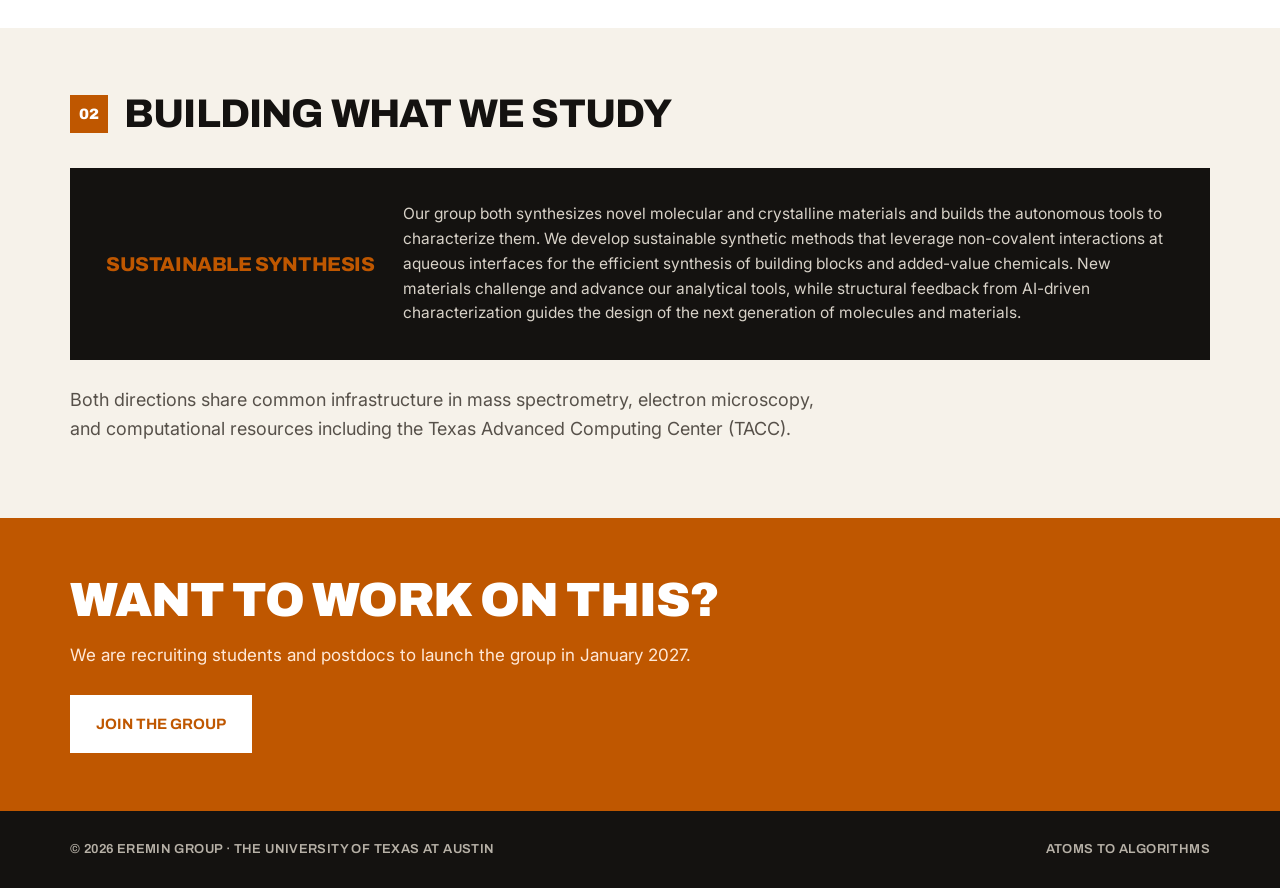
<file: research.html>
<!DOCTYPE html>
<html lang="en">
<head>
<meta charset="utf-8">
<meta name="viewport" content="width=device-width, initial-scale=1">
<meta name="robots" content="noindex, nofollow">
<title>Research · Eremin Group</title>
<link rel="icon" type="image/svg+xml" href="brand/mono-mini.svg">
<link rel="icon" type="image/x-icon" href="brand/favicon.ico">
<link rel="preconnect" href="https://fonts.googleapis.com">
<link rel="preconnect" href="https://fonts.gstatic.com" crossorigin>
<link href="https://fonts.googleapis.com/css2?family=Archivo:wght@500;600;700;800;900&family=Inter:wght@400;500;600&display=swap" rel="stylesheet">
<link rel="stylesheet" href="style.css?v=2">
</head>
<body>

<header><div class="wrap"><nav>
  <a class="brand" href="index.html"><img class="brandmark" src="brand/mono-charcoal-512.png?v=1" alt="" width="56" height="56"><span>Eremin<b>/</b>Group</span></a>
  <input type="checkbox" id="navtoggle" class="navtoggle" aria-label="Toggle menu">
  <label for="navtoggle" class="hamb"><span></span><span></span><span></span></label>
  <div class="navlinks">
    <a href="index.html">Home</a>
    <a href="research.html" class="active">Research</a>
    <a href="team.html">Team</a>
    <a href="publications.html">Publications</a>
    <a href="contact.html">Contact</a>
  </div>
</nav></div></header>

<div class="phero has-banner"><div class="wrap">
  <span class="kick">Research</span>
  <h1>An intelligent, quantitative<br>science of structure.</h1>
  <p>The properties of matter arise from its atomic and electronic structure, yet even two grains of
    the same compound can differ in consequential ways. We develop an AI-enhanced crystallography
    platform that resolves structural and electronic differences with precision, reproducibility, and
    scale, transforming electron diffraction into a routine, quantitative method that connects
    structure to function across chemistry, materials science, and medicine.</p>
</div>
  <div class="banner">
    <img src="img/banner.jpg?v=1" srcset="img/banner-1100.jpg?v=1 1100w, img/banner.jpg?v=1 2000w" sizes="100vw"
      alt="Autonomous electron crystallography: an electron beam resolves a molecular structure while a robotic gripper sorts diffraction patterns" width="2000" height="667">
  </div>
</div>

<section><div class="wrap">
  <div class="stripe"><span class="no">01</span><h2>Three integrated thrusts</h2></div>
  <p class="lead">Together these thrusts build a closed, intelligent electron-crystallography loop,
    where machine learning improves data accuracy, multimodal analysis adds chemical context, and
    autonomous refinement feeds results back to guide new data collection.</p>

  <article class="thrust">
    <div class="tag">Thrust I</div>
    <h2>Machine learning for accurate diffraction</h2>
    <img class="fig-lg" src="thrusts/1.png" alt="PXRD-informed microED machine-learning models reconciling electron diffraction with powder X-ray diffraction standards">
    <p>MicroED enables atomic-resolution structure determination from nanocrystals, but the accuracy
      of unit-cell measurement is its weakest point. By integrating powder X-ray diffraction with
      microED through machine learning, we correct systematic errors, reconcile nanoscale and bulk
      data, and turn electron diffraction into a quantitatively reliable method. This underpins
      polymorph discrimination, disordered-framework analysis, and reproducibility across
      laboratories.</p>
  </article>

  <article class="thrust">
    <div class="tag">Thrust II</div>
    <h2>Multimodal Diffraction-Imaging Mass Spectrometry</h2>
    <img class="fig-lg" src="thrusts/2.png" alt="Multimodal diffraction-imaging mass spectrometry linking microED structure with imaging mass spectrometry chemical identity">
    <p>In real systems, crystallization rarely yields a single pure phase; co-crystals, polymorphs,
      and trace impurities are the norm. We couple electron diffraction with imaging mass spectrometry
      and integrate both data streams with domain-tuned models to assign atomic structure and chemical
      identity crystal by crystal. This lets us quantify purity and polymorph distributions directly
      from complex reaction mixtures, redefining small-molecule crystallization as a data problem.</p>
  </article>

  <article class="thrust">
    <div class="tag">Thrust III</div>
    <h2>AI-driven structure refinement</h2>
    <img class="fig-lg" src="thrusts/3.png" alt="AI-driven autonomous structure refinement using a graph neural network for atomic corrections">
    <p>Despite decades of progress, structure refinement remains a manual, interpretive process across
      both X-ray and electron diffraction. By embedding graph neural networks and adaptive AI agents
      into refinement, we close the loop between data acquisition and structure elucidation, refining
      hundreds of nanocrystal structures reproducibly and unifying X-ray and electron crystallography
      under a single autonomous framework.</p>
  </article>
</div></section>

<div class="altbg"><section><div class="wrap">
  <div class="stripe"><span class="no">02</span><h2>Building what we study</h2></div>
  <div class="synth">
    <h3>Sustainable synthesis</h3>
    <p>Our group both synthesizes novel molecular and crystalline materials and builds the autonomous
      tools to characterize them. We develop sustainable synthetic methods that leverage non-covalent
      interactions at aqueous interfaces for the efficient synthesis of building blocks and
      added-value chemicals. New materials challenge and advance our analytical tools, while
      structural feedback from AI-driven characterization guides the design of the next generation of
      molecules and materials.</p>
  </div>
  <p class="lead" style="margin-top:26px">Both directions share common infrastructure in mass
    spectrometry, electron microscopy, and computational resources including the Texas Advanced
    Computing Center (TACC).</p>
</div></section></div>

<div class="cta-block"><div class="wrap">
  <h2>Want to work on this?</h2>
  <p>We are recruiting students and postdocs to launch the group in January 2027.</p>
  <a class="btn" href="contact.html">Join the group</a>
</div></div>

<footer><div class="wrap footer-inner">
  <span>© 2026 Eremin Group · The University of Texas at Austin</span>
  <span>Atoms to Algorithms</span>
</div></footer>

</body>
</html>
</file>
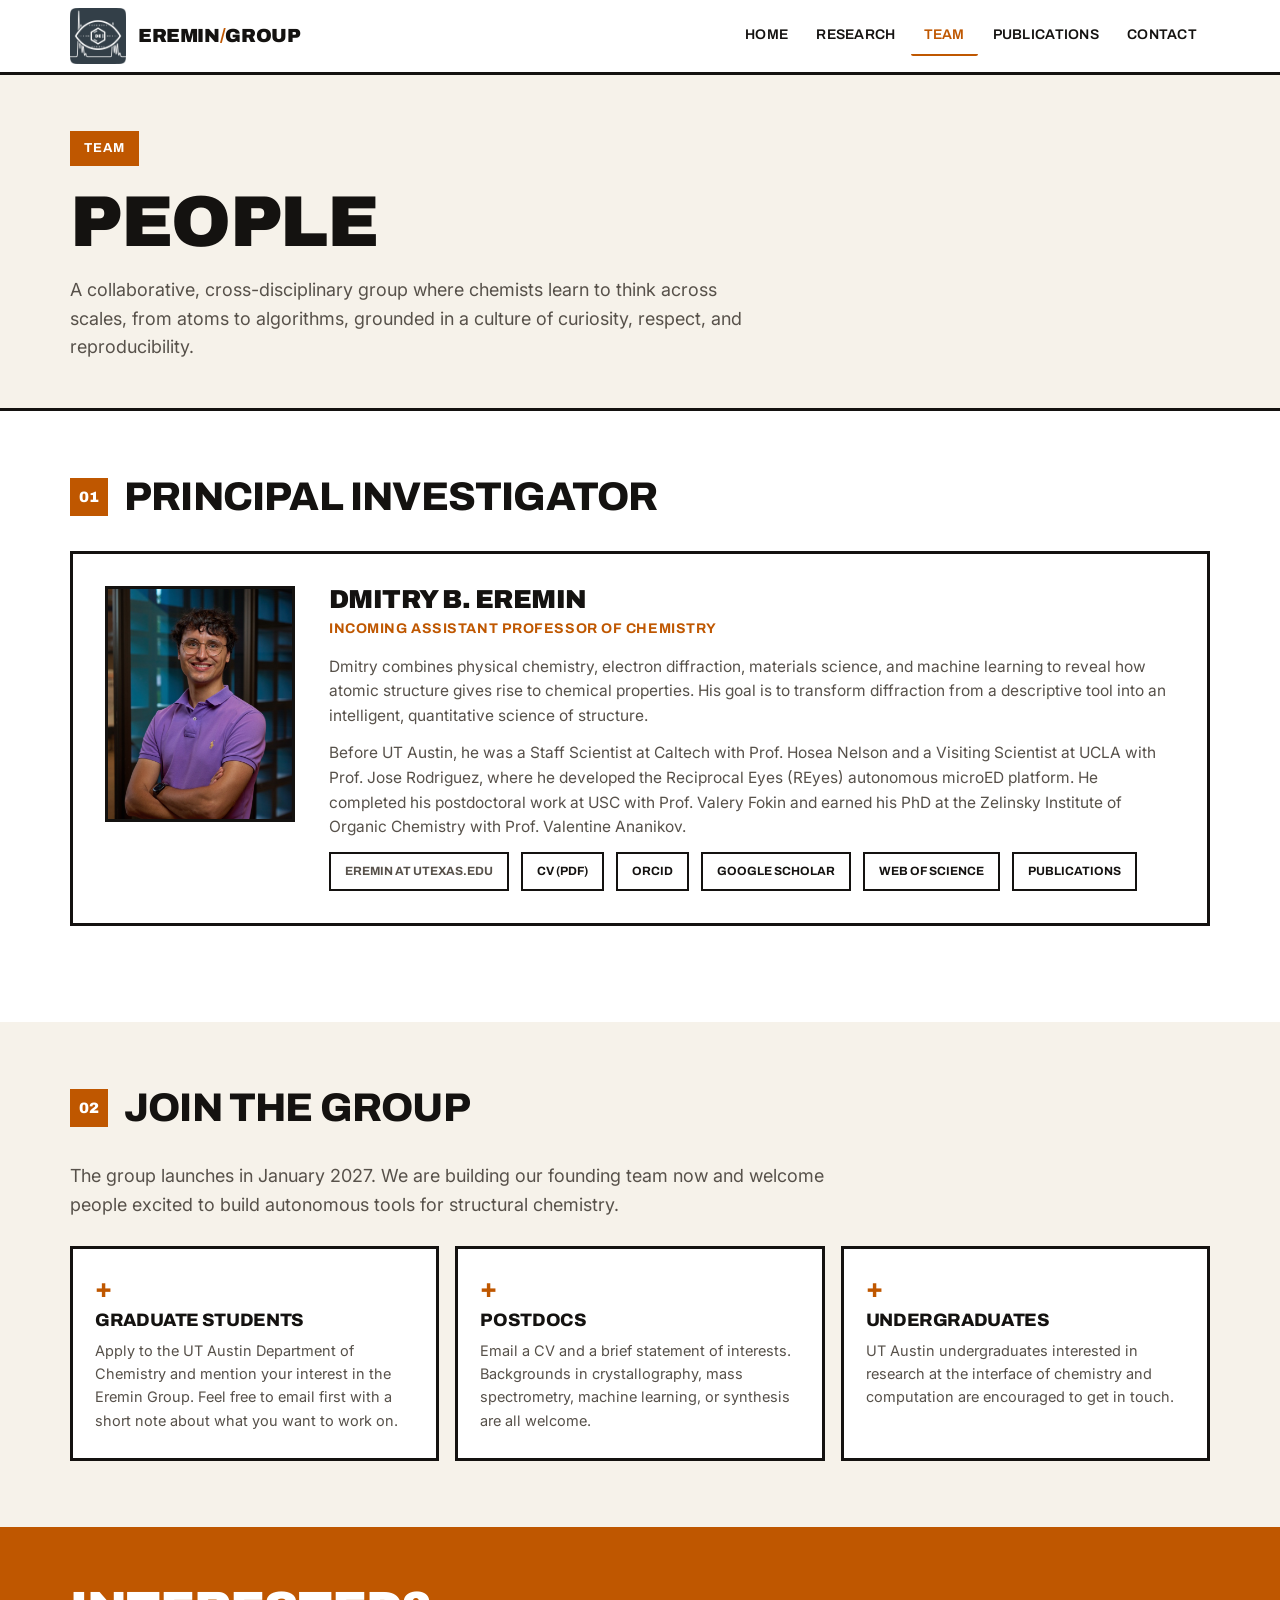
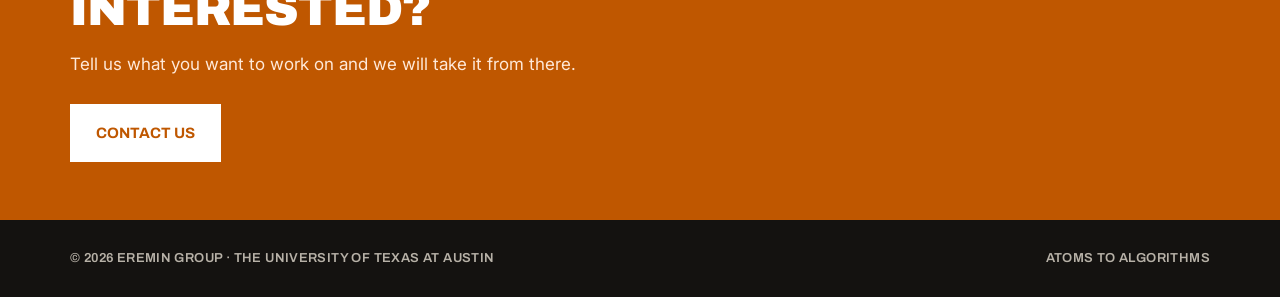
<file: team.html>
<!DOCTYPE html>
<html lang="en">
<head>
<meta charset="utf-8">
<meta name="viewport" content="width=device-width, initial-scale=1">
<meta name="robots" content="noindex, nofollow">
<title>Team · Eremin Group</title>
<link rel="icon" type="image/svg+xml" href="brand/mono-mini.svg">
<link rel="icon" type="image/x-icon" href="brand/favicon.ico">
<link rel="preconnect" href="https://fonts.googleapis.com">
<link rel="preconnect" href="https://fonts.gstatic.com" crossorigin>
<link href="https://fonts.googleapis.com/css2?family=Archivo:wght@500;600;700;800;900&family=Inter:wght@400;500;600&display=swap" rel="stylesheet">
<link rel="stylesheet" href="style.css?v=2">
</head>
<body>

<header><div class="wrap"><nav>
  <a class="brand" href="index.html"><img class="brandmark" src="brand/mono-charcoal-512.png?v=1" alt="" width="56" height="56"><span>Eremin<b>/</b>Group</span></a>
  <input type="checkbox" id="navtoggle" class="navtoggle" aria-label="Toggle menu">
  <label for="navtoggle" class="hamb"><span></span><span></span><span></span></label>
  <div class="navlinks">
    <a href="index.html">Home</a>
    <a href="research.html">Research</a>
    <a href="team.html" class="active">Team</a>
    <a href="publications.html">Publications</a>
    <a href="contact.html">Contact</a>
  </div>
</nav></div></header>

<div class="phero"><div class="wrap">
  <span class="kick">Team</span>
  <h1>People</h1>
  <p>A collaborative, cross-disciplinary group where chemists learn to think across scales, from
    atoms to algorithms, grounded in a culture of curiosity, respect, and reproducibility.</p>
</div></div>

<section><div class="wrap">
  <div class="stripe"><span class="no">01</span><h2>Principal Investigator</h2></div>
  <div class="pi">
    <img class="mug" src="img/eremin.jpg" alt="Dmitry B. Eremin">
    <div>
      <h2>Dmitry B. Eremin</h2>
      <div class="role">Incoming Assistant Professor of Chemistry</div>
      <p>Dmitry combines physical chemistry, electron diffraction, materials science, and machine
        learning to reveal how atomic structure gives rise to chemical properties. His goal is to
        transform diffraction from a descriptive tool into an intelligent, quantitative science of
        structure.</p>
      <p>Before UT Austin, he was a Staff Scientist at Caltech with Prof. Hosea Nelson and a Visiting
        Scientist at UCLA with Prof. Jose Rodriguez, where he developed the Reciprocal Eyes (REyes)
        autonomous microED platform. He completed his postdoctoral work at USC with Prof. Valery
        Fokin and earned his PhD at the Zelinsky Institute of Organic Chemistry with Prof. Valentine
        Ananikov.</p>
      <div class="links">
        <span class="pill">eremin at utexas.edu</span>
        <a href="Eremin_CV.pdf?v=2" target="_blank" rel="noopener">CV (PDF)</a>
        <a href="https://orcid.org/0000-0003-2946-5293" target="_blank" rel="noopener">ORCID</a>
        <a href="https://scholar.google.com/citations?user=yPnz2RQAAAAJ&hl=en" target="_blank" rel="noopener">Google Scholar</a>
        <a href="https://www.webofscience.com/wos/author/record/R-3730-2016" target="_blank" rel="noopener">Web of Science</a>
        <a href="publications.html">Publications</a>
      </div>
    </div>
  </div>
</div></section>

<div class="altbg"><section><div class="wrap">
  <div class="stripe"><span class="no">02</span><h2>Join the group</h2></div>
  <p class="lead">The group launches in January 2027. We are building our founding team now and
    welcome people excited to build autonomous tools for structural chemistry.</p>
  <div class="open" style="margin-top:26px">
    <div class="slot">
      <div class="plus">+</div>
      <h3>Graduate students</h3>
      <p>Apply to the UT Austin Department of Chemistry and mention your interest in the Eremin
        Group. Feel free to email first with a short note about what you want to work on.</p>
    </div>
    <div class="slot">
      <div class="plus">+</div>
      <h3>Postdocs</h3>
      <p>Email a CV and a brief statement of interests. Backgrounds in crystallography, mass
        spectrometry, machine learning, or synthesis are all welcome.</p>
    </div>
    <div class="slot">
      <div class="plus">+</div>
      <h3>Undergraduates</h3>
      <p>UT Austin undergraduates interested in research at the interface of chemistry and computation
        are encouraged to get in touch.</p>
    </div>
  </div>
</div></section></div>

<div class="cta-block"><div class="wrap">
  <h2>Interested?</h2>
  <p>Tell us what you want to work on and we will take it from there.</p>
  <a class="btn" href="contact.html">Contact us</a>
</div></div>

<footer><div class="wrap footer-inner">
  <span>© 2026 Eremin Group · The University of Texas at Austin</span>
  <span>Atoms to Algorithms</span>
</div></footer>

</body>
</html>
</file>
<file: style.css>
/* Eremin Group - shared styles (Bold Grid direction) */
:root{
  --bg:#fff; --ink:#141210; --muted:#57514a; --line:#e7e3dc;
  --orange:#BF5700; --orange-d:#9a4600; --cream:#f6f2ea;
  --display:"Archivo",-apple-system,BlinkMacSystemFont,"Segoe UI",sans-serif;
  --sans:"Inter",-apple-system,BlinkMacSystemFont,"Segoe UI",sans-serif;
  --wrap:1200px;
}
*{box-sizing:border-box}
html{scroll-behavior:smooth}
body{margin:0;background:var(--bg);color:var(--ink);font-family:var(--sans);
  font-size:16px;line-height:1.6;-webkit-font-smoothing:antialiased;overflow-x:hidden}
a{color:inherit;text-decoration:none}
img{max-width:100%}
.wrap{max-width:var(--wrap);margin:0 auto;padding:0 30px}
h1,h2,h3{font-family:var(--display);margin:0;line-height:1;letter-spacing:-.02em}

/* ---- header / nav ---- */
header{position:sticky;top:0;z-index:30;background:#fff;border-bottom:3px solid var(--ink)}
nav{display:flex;align-items:center;justify-content:space-between;height:72px}
.brand{display:inline-flex;align-items:center;gap:12px;font-family:var(--display);font-weight:900;font-size:19px;letter-spacing:-.02em;text-transform:uppercase}
.brand .brandmark{display:block;width:56px;height:56px;flex:none}
.brand b{color:var(--orange)}
.navlinks{display:flex;gap:2px;font-family:var(--display);font-weight:600;font-size:14px;text-transform:uppercase;letter-spacing:.02em}
.navlinks a{padding:8px 13px;border-radius:2px;border-bottom:2px solid transparent}
.navlinks a:hover{background:var(--orange);color:#fff}
.navlinks a.active{color:var(--orange);border-bottom-color:var(--orange)}
.navlinks a.active:hover{color:#fff}
.navtoggle{display:none}
.hamb{display:none;flex-direction:column;gap:5px;cursor:pointer;padding:8px 4px}
.hamb span{width:26px;height:3px;background:var(--ink);display:block;transition:.2s}

/* ---- buttons ---- */
.btn{display:inline-block;font-family:var(--display);font-weight:700;font-size:15px;text-transform:uppercase;
  background:var(--ink);color:#fff;padding:15px 24px;border:2px solid var(--ink)}
.btn:hover{background:var(--orange);border-color:var(--orange)}
.btn.o{background:var(--orange);border-color:var(--orange)}
.btn.o:hover{background:#fff;color:var(--orange)}

/* ---- home hero ---- */
.hero{padding:52px 0}
.kick{display:inline-block;background:var(--orange);color:#fff;font-family:var(--display);
  font-weight:700;font-size:13px;letter-spacing:.08em;text-transform:uppercase;padding:7px 14px;margin-bottom:22px}
.hero-grid{display:grid;grid-template-columns:1.05fr .95fr;gap:48px;align-items:center;
  padding-bottom:52px;border-bottom:3px solid var(--ink)}
.hero h1{font-weight:900;font-size:clamp(26px,5.4vw,66px);text-transform:uppercase;color:var(--ink);overflow-wrap:break-word}
.hero h1 .o{color:var(--orange)}
.hero .lede{font-size:18px;color:var(--muted);max-width:48ch;margin:24px 0 30px;min-width:0}
.hero .actions{display:flex;gap:14px;flex-wrap:wrap}
.hero-art img{display:block;width:100%;height:auto;border:3px solid var(--ink);box-shadow:16px 16px 0 var(--orange)}

/* news list */
.newslist{list-style:none;margin:0;padding:0;border-top:3px solid var(--ink)}
.newsitem{display:grid;grid-template-columns:120px 1fr;gap:26px;padding:26px 0;border-bottom:2px solid var(--line);align-items:start}
.newsitem .date{font-family:var(--display);font-weight:800;color:var(--orange);font-size:14px;text-transform:uppercase;letter-spacing:.05em}
.newsitem p{margin:0 0 12px;font-size:clamp(17px,2.2vw,20px);color:var(--ink);line-height:1.45}
.newsitem .read{font-family:var(--display);font-weight:700;font-size:13px;text-transform:uppercase;letter-spacing:.02em;color:var(--orange)}
.newsitem .read:hover{text-decoration:underline}

/* ---- interior page hero ---- */
.phero{padding:56px 0 46px;border-bottom:3px solid var(--ink);background:var(--cream)}
.phero .kick{margin-bottom:20px}
.phero h1{font-weight:900;font-size:clamp(34px,7vw,72px);text-transform:uppercase}
.phero p{margin:18px 0 0;color:var(--muted);font-size:18px;max-width:64ch}
/* full-bleed banner that fades up into the cream page hero */
.phero.has-banner{padding-bottom:0}
.banner{margin-top:40px;position:relative;line-height:0}
.banner img{display:block;width:100%;height:clamp(190px,30vw,440px);object-fit:cover;object-position:50% 55%;
  -webkit-mask-image:linear-gradient(to bottom,transparent 0,#000 28%);mask-image:linear-gradient(to bottom,transparent 0,#000 28%)}

/* ---- section headers ---- */
section{padding:66px 0}
.stripe{display:flex;align-items:center;gap:16px;margin-bottom:34px}
.stripe .no{font-family:var(--display);font-weight:900;font-size:15px;color:#fff;background:var(--orange);
  width:38px;height:38px;display:flex;align-items:center;justify-content:center;flex:none}
.stripe h2{font-weight:800;font-size:clamp(26px,4vw,40px);text-transform:uppercase}
.lead{font-size:18px;color:var(--muted);max-width:70ch;margin:0 0 8px}

/* ---- research cards (teaser) ---- */
.grid3{display:grid;grid-template-columns:repeat(3,1fr);gap:0;border:3px solid var(--ink)}
.cell{padding:30px 26px;border-right:3px solid var(--ink);min-width:0;display:flex;flex-direction:column}
.cell:last-child{border-right:0}
.cell .tag{font-family:var(--display);font-weight:800;font-size:12px;letter-spacing:.1em;color:var(--orange);text-transform:uppercase;margin-bottom:16px}
.cell h3{font-weight:800;font-size:21px;text-transform:uppercase;margin-bottom:12px;line-height:1.05}
.cell p{color:var(--muted);font-size:15.5px;margin:0 0 16px}
.cell .more{font-family:var(--display);font-weight:700;font-size:13px;text-transform:uppercase;color:var(--orange);margin-top:auto}
.cell:hover{background:var(--cream)}

/* ---- research page: detailed thrusts ---- */
.thrust{padding:44px 0;border-bottom:2px solid var(--line)}
.thrust:last-child{border-bottom:0}
.thrust .tag{font-family:var(--display);font-weight:800;font-size:13px;letter-spacing:.1em;color:var(--orange);text-transform:uppercase}
.thrust h2{font-weight:800;font-size:clamp(22px,3.4vw,30px);text-transform:uppercase;margin:10px 0 20px}
.thrust .fig-lg{display:block;width:100%;max-width:820px;border:3px solid var(--ink);background:#fff;margin:0 0 22px}
.thrust p{color:var(--muted);font-size:16.5px;max-width:74ch;margin:0}

/* synthesis / dark callout */
.synth{background:var(--ink);color:#fff;padding:34px 36px;display:grid;
  grid-template-columns:auto 1fr;gap:28px;align-items:center;min-width:0}
.synth h3{font-family:var(--display);font-weight:800;font-size:20px;text-transform:uppercase;color:var(--orange)}
.synth p{margin:0;color:#d8d2c8;font-size:15.5px}
.altbg{background:var(--cream)}

/* ---- team ---- */
.pi{display:grid;grid-template-columns:190px 1fr;gap:34px;align-items:start;
  background:#fff;border:3px solid var(--ink);padding:32px;margin-bottom:30px}
.mug{width:190px;height:236px;object-fit:cover;object-position:center 22%;border:3px solid var(--ink);background:var(--orange);display:block}
.pi h2{font-weight:900;font-size:26px;text-transform:uppercase;margin-bottom:6px}
.pi .role{font-family:var(--display);font-weight:700;color:var(--orange);text-transform:uppercase;font-size:14px;letter-spacing:.04em;margin-bottom:14px}
.pi p{color:var(--muted);font-size:15.5px;margin:0 0 12px}
.pi .links{display:flex;gap:12px;flex-wrap:wrap;margin-top:6px}
.pi .links a,.pi .links .pill{font-family:var(--display);font-weight:700;font-size:12px;text-transform:uppercase;
  border:2px solid var(--ink);padding:8px 14px}
.pi .links a:hover{background:var(--ink);color:#fff}
.pi .links .pill{color:var(--muted)}
.open{display:grid;grid-template-columns:repeat(3,1fr);gap:16px}
.slot{border:3px solid var(--ink);padding:26px 22px;background:#fff}
.slot h3{font-family:var(--display);font-weight:800;text-transform:uppercase;font-size:18px;margin-bottom:10px}
.slot p{color:var(--muted);font-size:14.5px;margin:0}
.slot .plus{font-family:var(--display);font-weight:900;font-size:26px;color:var(--orange);line-height:1;margin-bottom:10px}

/* ---- publications ---- */
.pubgroup{margin-bottom:14px}
.pubgroup > h2{font-weight:900;font-size:clamp(22px,4vw,32px);text-transform:uppercase;
  padding-bottom:12px;border-bottom:3px solid var(--ink);margin-bottom:8px}
.pubsub{font-family:var(--display);font-weight:800;font-size:14px;letter-spacing:.08em;text-transform:uppercase;
  color:var(--orange);margin:30px 0 6px}
.soon{display:inline-block;font-family:var(--display);font-weight:700;font-size:14px;text-transform:uppercase;
  background:var(--cream);border:2px dashed var(--ink);padding:14px 20px;color:var(--muted)}
ol.pubs{list-style:none;margin:0;padding:0;counter-reset:pub}
ol.pubs li{position:relative;padding:16px 0 16px 46px;border-bottom:1px solid var(--line);font-size:15.5px;line-height:1.55}
ol.pubs li::before{counter-increment:pub;content:counter(pub);position:absolute;left:0;top:16px;
  font-family:var(--display);font-weight:800;font-size:13px;color:var(--orange);
  border:2px solid var(--line);width:30px;height:26px;display:flex;align-items:center;justify-content:center}
ol.pubs li b{color:var(--ink)}
ol.pubs li i{color:var(--muted)}
ol.pubs .yr{font-family:var(--display);font-weight:800;color:var(--ink)}
ol.pubs .feat{font-family:var(--display);font-weight:700;font-size:11px;text-transform:uppercase;
  color:var(--orange);letter-spacing:.04em}

/* ---- publications: year-grouped list ---- */
.yearhead{font-family:var(--display);font-weight:900;font-size:clamp(22px,4vw,30px);color:var(--orange);
  text-transform:uppercase;border-bottom:3px solid var(--ink);padding-bottom:8px;margin:42px 0 4px}
.yearhead:first-of-type{margin-top:8px}
.publist{list-style:none;margin:0;padding:0}
.publist li{padding:15px 0;border-bottom:1px solid var(--line);font-size:15.5px;line-height:1.55}
.publist li b{color:var(--ink)}
.publist li i{color:var(--muted)}
.doi{display:inline-block;font-family:var(--display);font-weight:700;font-size:11px;text-transform:uppercase;
  letter-spacing:.03em;color:var(--orange);border:2px solid var(--line);padding:3px 9px;margin-left:6px;white-space:nowrap;vertical-align:middle}
.doi:hover{background:var(--orange);color:#fff;border-color:var(--orange)}

/* ---- contact ---- */
.contact{display:grid;grid-template-columns:1.2fr 1fr;gap:44px;align-items:start}
.contact h2{font-family:var(--display);font-weight:900;font-size:clamp(26px,4vw,38px);text-transform:uppercase;margin-bottom:16px}
.contact p{color:var(--muted);margin:0 0 14px;font-size:16.5px}
.contact .email{font-family:var(--display);font-weight:800;color:var(--orange);font-size:19px}
.addr{font-family:var(--display);font-weight:600;font-size:16px;line-height:1.8;
  background:var(--cream);border:3px solid var(--ink);padding:24px 26px}
.addr .c{color:var(--muted);font-weight:600}

/* ---- CTA block ---- */
.cta-block{background:var(--orange);color:#fff;padding:58px 0}
.cta-block h2{font-family:var(--display);font-weight:900;font-size:clamp(28px,4.5vw,48px);text-transform:uppercase;margin-bottom:18px}
.cta-block p{font-size:17px;max-width:60ch;color:#ffe9d8;margin:0 0 26px}
.cta-block .btn{background:#fff;color:var(--orange);border-color:#fff}
.cta-block .btn:hover{background:var(--ink);color:#fff;border-color:var(--ink)}

/* ---- footer ---- */
footer{background:var(--ink);color:#b7b1a7;padding:28px 0;font-family:var(--display);font-weight:600;
  font-size:13px;text-transform:uppercase;letter-spacing:.03em}
.footer-inner{display:flex;justify-content:space-between;flex-wrap:wrap;gap:10px}
.footer-inner a:hover{color:#fff}

/* ---- responsive ---- */
@media(max-width:900px){
  .hero-grid{grid-template-columns:1fr;gap:30px}
  .hero-art{max-width:440px;margin-top:2px}
  .hero-art img{box-shadow:12px 12px 0 var(--orange)}
  .grid3{grid-template-columns:1fr}
  .cell{border-right:0;border-bottom:3px solid var(--ink)}
  .cell:last-child{border-bottom:0}
  .synth{grid-template-columns:1fr;gap:12px}
  .open{grid-template-columns:1fr}
  .pi{grid-template-columns:1fr;justify-items:center;text-align:center}
  .contact{grid-template-columns:1fr}
  .hamb{display:flex}
  .navlinks{display:none;position:absolute;top:100%;left:0;right:0;background:#fff;
    border-bottom:3px solid var(--ink);flex-direction:column;gap:0;padding:6px 0}
  .navtoggle:checked ~ .navlinks{display:flex}
  .navlinks a{padding:14px 30px;border-radius:0;font-size:15px;border-bottom:0}
  .navlinks a.active{border-bottom:0;background:var(--cream)}
  .navtoggle:checked ~ .hamb span:nth-child(1){transform:translateY(8px) rotate(45deg)}
  .navtoggle:checked ~ .hamb span:nth-child(2){opacity:0}
  .navtoggle:checked ~ .hamb span:nth-child(3){transform:translateY(-8px) rotate(-45deg)}
}
@media(max-width:560px){
  body{font-size:15.5px}
  .wrap{padding:0 20px}
  .hero{padding:36px 0}
  .hero .kick{margin-bottom:18px;font-size:12px}
  .hero-grid{gap:26px;padding-bottom:40px}
  .hero .lede{font-size:16.5px;margin:20px 0 26px}
  .hero-art{max-width:330px;margin:0 auto}
  .hero-art img{box-shadow:10px 10px 0 var(--orange)}
  .newsitem{grid-template-columns:1fr;gap:6px}
  .hero .actions{gap:10px}
  .hero .actions .btn{flex:1;text-align:center;padding:14px 12px}
  section{padding:46px 0}
  .phero{padding:40px 0 34px}
  .phero.has-banner{padding-bottom:0}
  .banner{margin-top:26px}
  .banner img{height:220px;object-position:42% 55%}
  .stripe{margin-bottom:24px;gap:12px}
  .stripe .no{width:32px;height:32px}
  .cell{padding:24px 20px}
  .synth{padding:24px 22px}
  .synth h3{white-space:normal}
  .pi{padding:24px 20px;gap:20px}
  .mug{width:160px;height:200px}
  .cta-block{padding:44px 0}
  .cta-block .btn{display:block;text-align:center}
  ol.pubs li{padding-left:40px}
}
</file>
